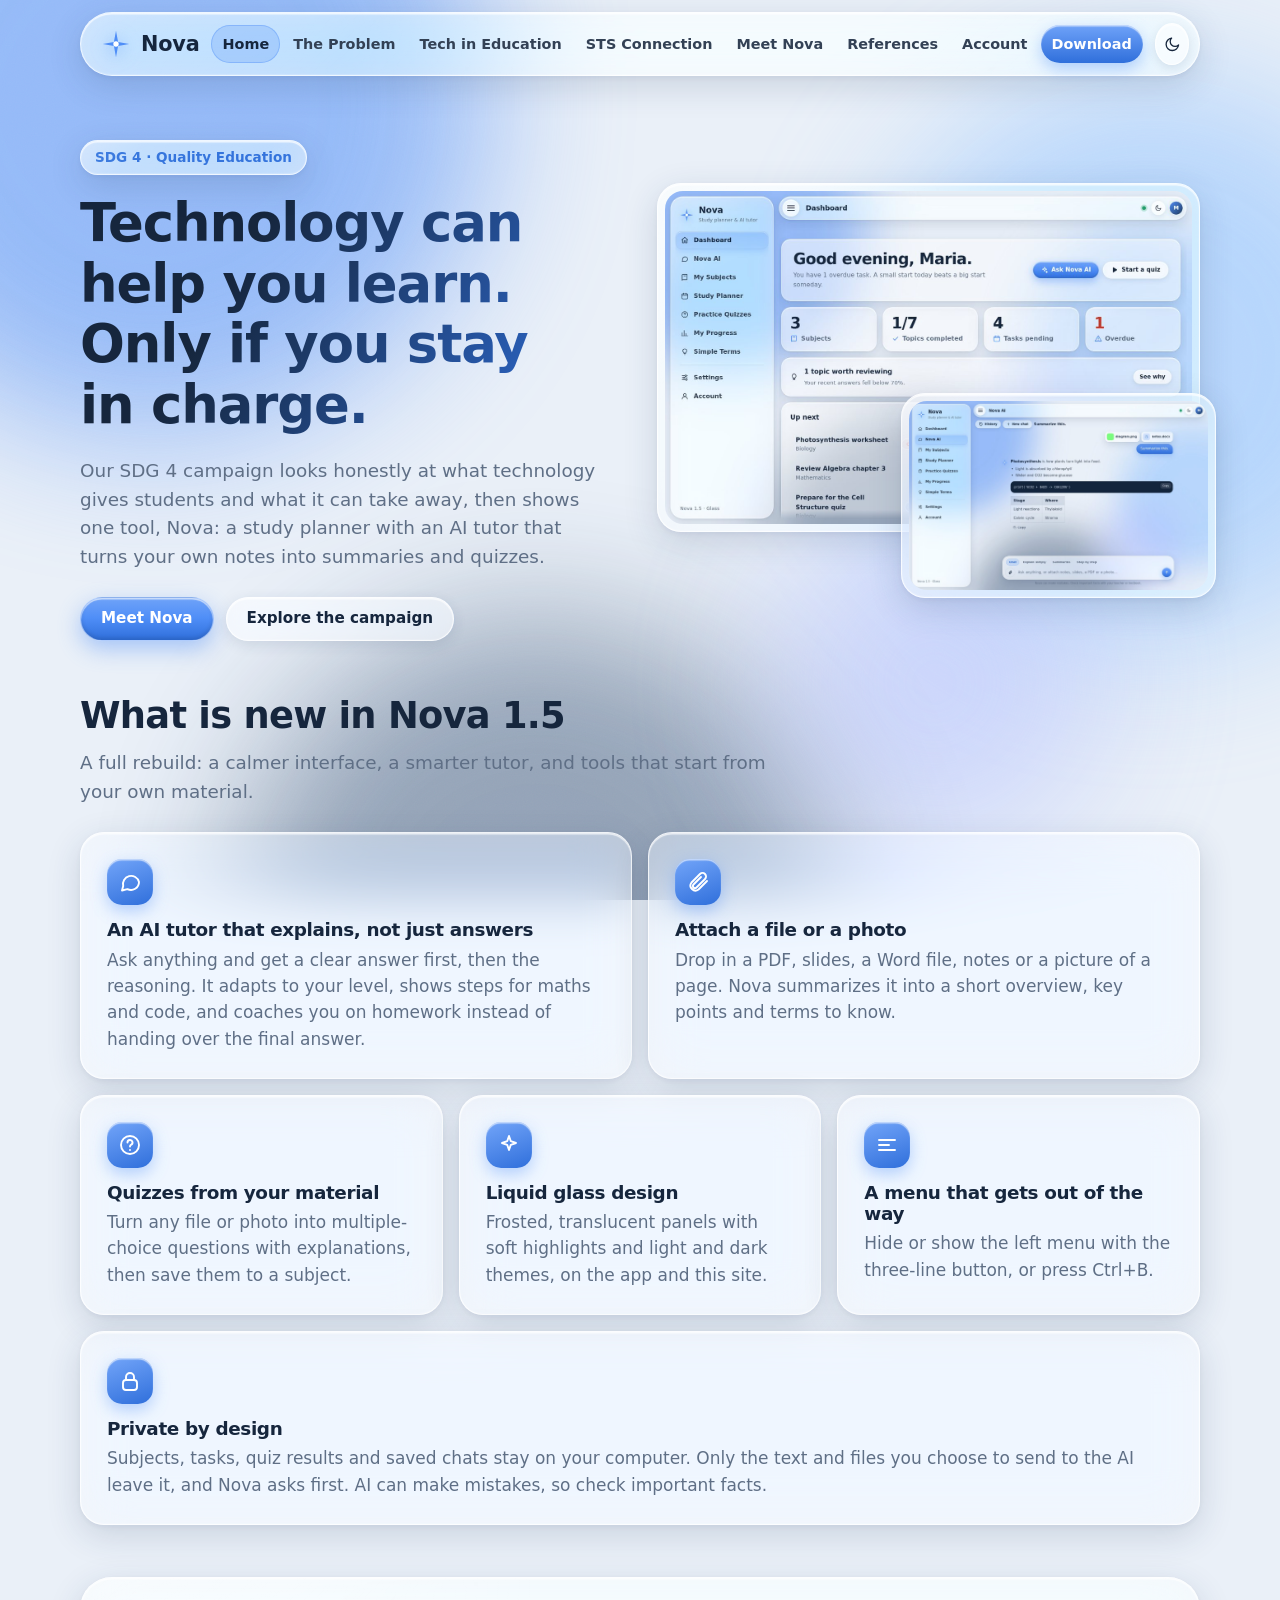
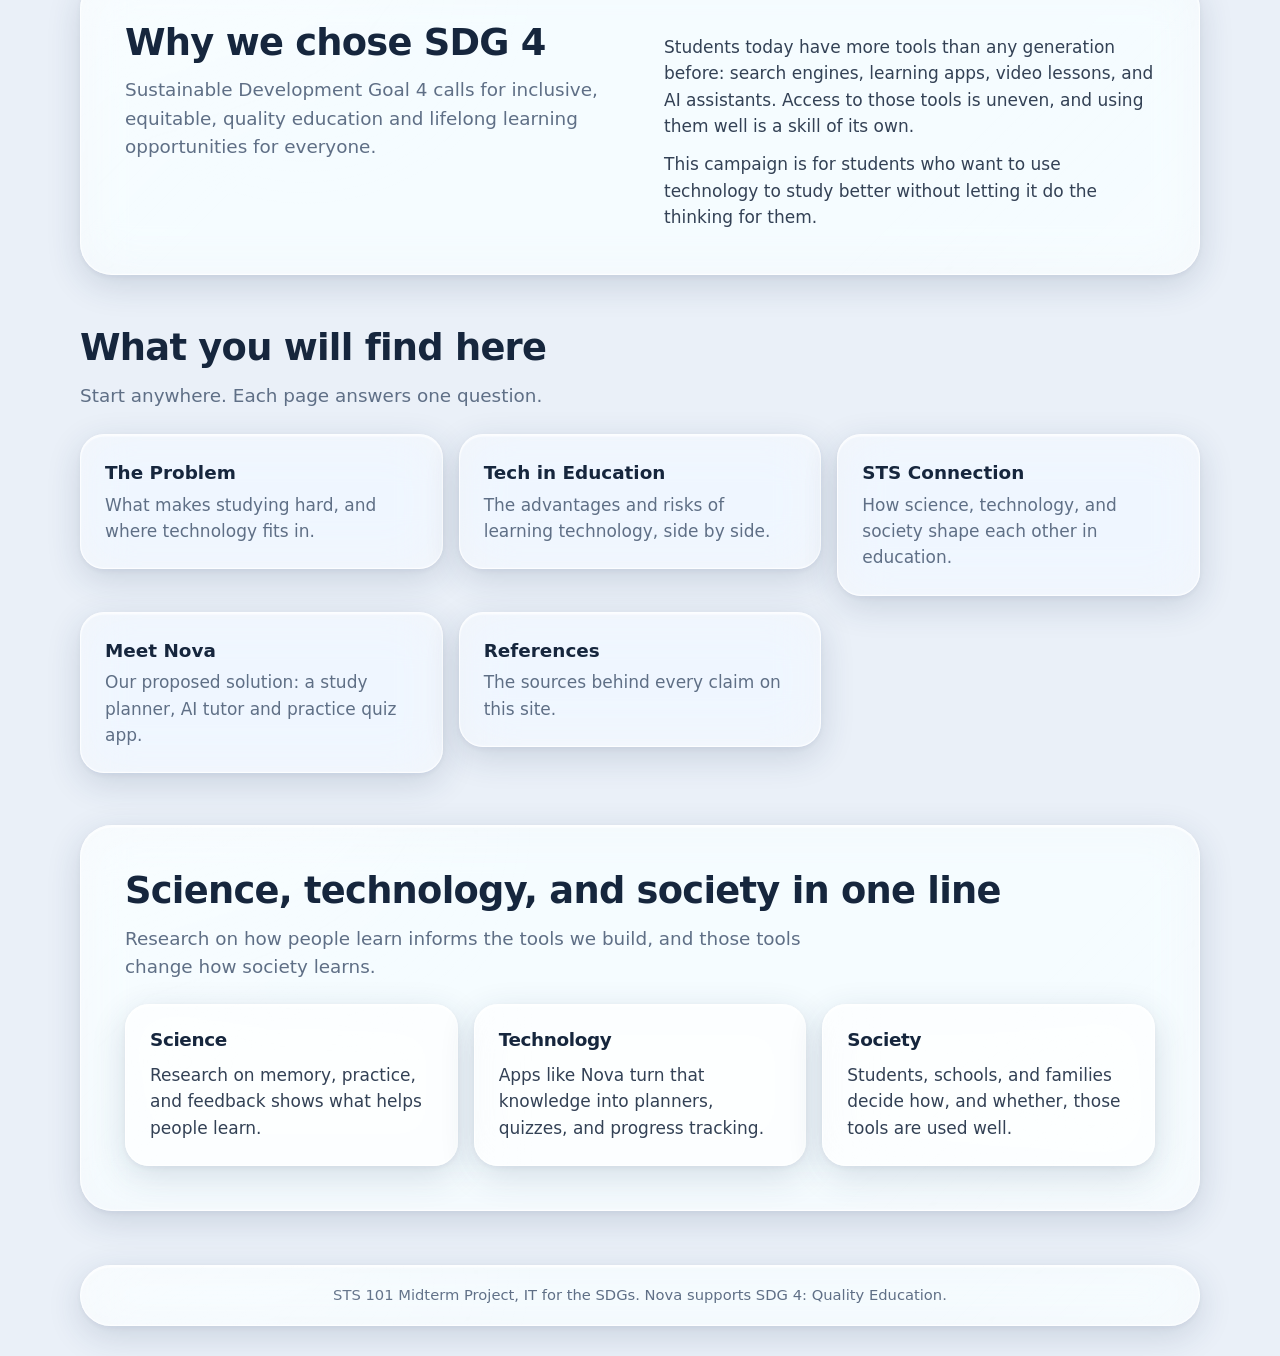
<file: website/index.html>
<!DOCTYPE html>
<html lang="en">
<head>
  <meta charset="UTF-8">
  <meta name="viewport" content="width=device-width, initial-scale=1">
  <title>Nova | Learning with technology, on purpose</title>
  <meta name="description" content="A student campaign for SDG 4: Quality Education, about the benefits and risks of technology in learning.">
  <meta name="theme-color" content="#1E3A5F">
  <link rel="icon" href="data:image/svg+xml,%3Csvg xmlns='http://www.w3.org/2000/svg' viewBox='0 0 100 100'%3E%3Cpath d='M50 6l7 37 37 7-37 7-7 37-7-37-37-7 37-7z' fill='%234F8EF7'/%3E%3C/svg%3E">
  <link rel="stylesheet" href="glass.css">
  <link rel="stylesheet" href="styles.css">
</head>
<body>
  <div class="backdrop" aria-hidden="true"><i></i><i></i><i></i><i></i></div>
  <svg width="0" height="0" style="position:absolute" aria-hidden="true"><filter id="nova-lens" x="0" y="0" width="100%" height="100%" color-interpolation-filters="sRGB"><feTurbulence type="fractalNoise" baseFrequency="0.012 0.02" numOctaves="2" seed="4" result="n"/><feGaussianBlur in="n" stdDeviation="2" result="s"/><feDisplacementMap in="SourceGraphic" in2="s" scale="22" xChannelSelector="R" yChannelSelector="G"/></filter></svg>


  <header class="site-header">
    <nav class="nav glass lens" aria-label="Main">
      <a class="brand" href="index.html"><svg viewBox="0 0 100 100" aria-hidden="true"><path d="M50 6l7 37 37 7-37 7-7 37-7-37-37-7 37-7z"/><circle cx="50" cy="50" r="9" fill="#fff"/></svg>Nova</a>
      <button class="menu-btn" aria-expanded="false" aria-controls="nav-links" type="button"><span class="burger" aria-hidden="true"><i></i><i></i><i></i></span><span class="sr-only">Menu</span></button>
      <ul class="nav-links" id="nav-links">
        <li><a href="index.html">Home</a></li>
        <li><a href="problem.html">The Problem</a></li>
        <li><a href="technology.html">Tech in Education</a></li>
        <li><a href="sts.html">STS Connection</a></li>
        <li><a href="nova.html">Meet Nova</a></li>
        <li><a href="references.html">References</a></li>
        <li><a href="account.html">Account</a></li>
        <li><a class="cta" href="download.html">Download</a></li>
      </ul>
      <button class="theme-btn" type="button" aria-label="Switch light and dark"></button>
    </nav>
  </header>

  <main>
    <section class="hero">
      <div class="container">
        <div>
          <span class="eyebrow glass">SDG 4 · Quality Education</span>
          <h1>Technology can help you learn. Only if you stay in charge.</h1>
          <p class="lead">Our SDG 4 campaign looks honestly at what technology gives students and what it can take away, then shows one tool, Nova: a study planner with an AI tutor that turns your own notes into summaries and quizzes.</p>
          <div class="btn-row"><a class="btn btn-primary" href="nova.html">Meet Nova</a><a class="btn" href="#campaign">Explore the campaign</a></div>
        </div>
        <div class="stack">
          <div class="shot glass "><img src="images/dashboard.jpg" alt="Nova dashboard in the new liquid glass design" width="1280" height="800" loading="lazy"></div>
          <div class="shot glass second"><img src="images/ai-chat.jpg" alt="Nova AI answering a question about photosynthesis" width="1280" height="800" loading="lazy"></div>
        </div>
      </div>
    </section>

    <section class="section">
      <div class="container">
        <h2>What is new in Nova 1.5</h2>
        <p class="lead">A full rebuild: a calmer interface, a smarter tutor, and tools that start from your own material.</p>
        <div class="bento">
          <div class="wide"><span class="ico"><svg viewBox="0 0 24 24" aria-hidden="true"><path d="M21 12a8 8 0 0 1-11.6 7.1L4 20.5l1.2-4.4A8 8 0 1 1 21 12z"/></svg></span><h3>An AI tutor that explains, not just answers</h3><p>Ask anything and get a clear answer first, then the reasoning. It adapts to your level, shows steps for maths and code, and coaches you on homework instead of handing over the final answer.</p></div>
          <div class="wide"><span class="ico"><svg viewBox="0 0 24 24" aria-hidden="true"><path d="M21 11l-8.5 8.5a5 5 0 0 1-7-7L14 4a3.5 3.5 0 0 1 5 5l-8.5 8.5a2 2 0 0 1-3-3L15 7"/></svg></span><h3>Attach a file or a photo</h3><p>Drop in a PDF, slides, a Word file, notes or a picture of a page. Nova summarizes it into a short overview, key points and terms to know.</p></div>
          <div><span class="ico"><svg viewBox="0 0 24 24" aria-hidden="true"><circle cx="12" cy="12" r="9"/><path d="M9.5 9.5a2.5 2.5 0 1 1 3.5 2.3c-.7.4-1 1-1 1.7M12 17h.01"/></svg></span><h3>Quizzes from your material</h3><p>Turn any file or photo into multiple-choice questions with explanations, then save them to a subject.</p></div>
          <div><span class="ico"><svg viewBox="0 0 24 24" aria-hidden="true"><path d="M12 3l1.8 5.2L19 10l-5.2 1.8L12 17l-1.8-5.2L5 10l5.2-1.8z"/></svg></span><h3>Liquid glass design</h3><p>Frosted, translucent panels with soft highlights and light and dark themes, on the app and this site.</p></div>
          <div><span class="ico"><svg viewBox="0 0 24 24" aria-hidden="true"><path d="M4 7h16M4 12h10M4 17h16"/></svg></span><h3>A menu that gets out of the way</h3><p>Hide or show the left menu with the three-line button, or press Ctrl+B.</p></div>
          <div class="full"><span class="ico"><svg viewBox="0 0 24 24" aria-hidden="true"><rect x="5" y="11" width="14" height="10" rx="3"/><path d="M8 11V8a4 4 0 0 1 8 0v3"/></svg></span><h3>Private by design</h3><p>Subjects, tasks, quiz results and saved chats stay on your computer. Only the text and files you choose to send to the AI leave it, and Nova asks first. AI can make mistakes, so check important facts.</p></div>
        </div>
      </div>
    </section>

    <section class="section white">
      <div class="container two-col slab glass">
        <div>
          <h2>Why we chose SDG 4</h2>
          <p class="lead">Sustainable Development Goal 4 calls for inclusive, equitable, quality education and lifelong learning opportunities for everyone.</p>
        </div>
        <div>
          <p>Students today have more tools than any generation before: search engines, learning apps, video lessons, and AI assistants. Access to those tools is uneven, and using them well is a skill of its own.</p>
          <p>This campaign is for students who want to use technology to study better without letting it do the thinking for them.</p>
        </div>
      </div>
    </section>

    <section class="section" id="campaign">
      <div class="container">
        <h2>What you will find here</h2>
        <p class="lead">Start anywhere. Each page answers one question.</p>
        <ul class="guide-list">
          <li><a href="problem.html"><strong>The Problem</strong><span>What makes studying hard, and where technology fits in.</span></a></li>
          <li><a href="technology.html"><strong>Tech in Education</strong><span>The advantages and risks of learning technology, side by side.</span></a></li>
          <li><a href="sts.html"><strong>STS Connection</strong><span>How science, technology, and society shape each other in education.</span></a></li>
          <li><a href="nova.html"><strong>Meet Nova</strong><span>Our proposed solution: a study planner, AI tutor and practice quiz app.</span></a></li>
          <li><a href="references.html"><strong>References</strong><span>The sources behind every claim on this site.</span></a></li>
        </ul>
      </div>
    </section>

    <section class="section white">
      <div class="container slab glass">
        <h2>Science, technology, and society in one line</h2>
        <p class="lead">Research on how people learn informs the tools we build, and those tools change how society learns.</p>
        <div class="sts">
          <div><h3>Science</h3><p>Research on memory, practice, and feedback shows what helps people learn.</p></div>
          <div><h3>Technology</h3><p>Apps like Nova turn that knowledge into planners, quizzes, and progress tracking.</p></div>
          <div><h3>Society</h3><p>Students, schools, and families decide how, and whether, those tools are used well.</p></div>
        </div>
      </div>
    </section>
  </main>

  <footer class="site-footer"><div class="container glass">STS 101 Midterm Project, IT for the SDGs. Nova supports SDG 4: Quality Education.</div></footer>

  <script src="main.js"></script>
</body>
</html>
</file>
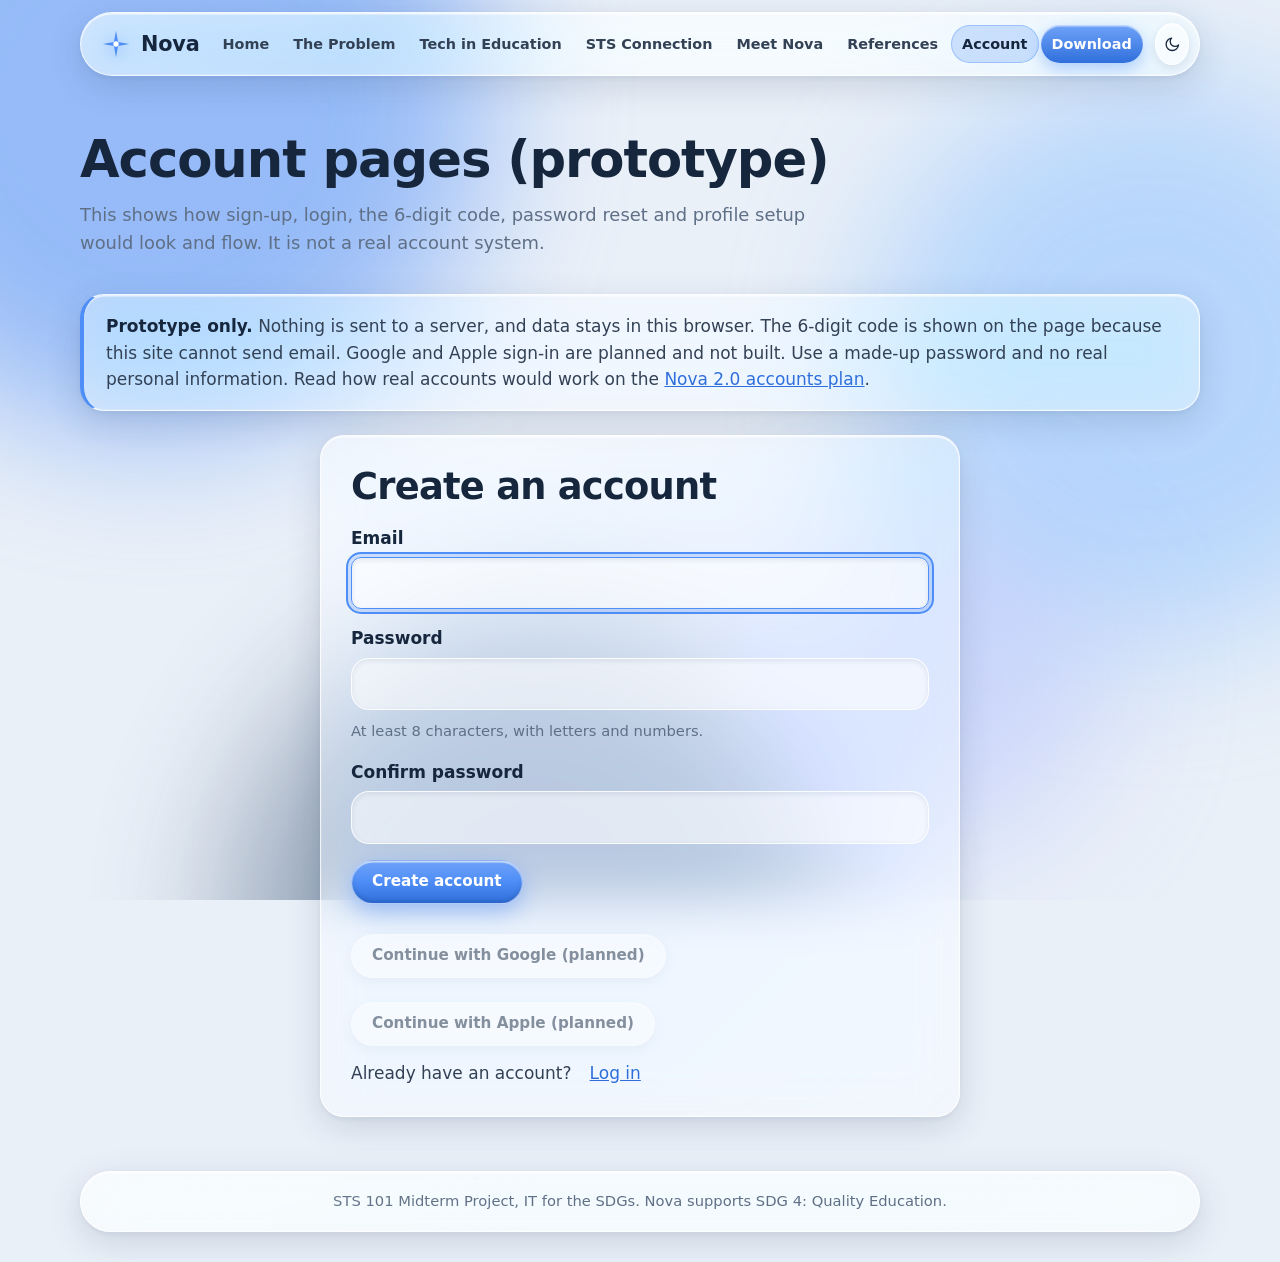
<file: website/account.html>
<!DOCTYPE html>
<html lang="en">
<head>
  <meta charset="UTF-8">
  <meta name="viewport" content="width=device-width, initial-scale=1">
  <title>Account (prototype) | Nova</title>
  <meta name="theme-color" content="#1E3A5F">
  <link rel="icon" href="data:image/svg+xml,%3Csvg xmlns='http://www.w3.org/2000/svg' viewBox='0 0 100 100'%3E%3Cpath d='M50 6l7 37 37 7-37 7-7 37-7-37-37-7 37-7z' fill='%234F8EF7'/%3E%3C/svg%3E">
  <link rel="stylesheet" href="glass.css">
  <link rel="stylesheet" href="styles.css">
</head>
<body>
  <div class="backdrop" aria-hidden="true"><i></i><i></i><i></i><i></i></div>
  <svg width="0" height="0" style="position:absolute" aria-hidden="true"><filter id="nova-lens" x="0" y="0" width="100%" height="100%" color-interpolation-filters="sRGB"><feTurbulence type="fractalNoise" baseFrequency="0.012 0.02" numOctaves="2" seed="4" result="n"/><feGaussianBlur in="n" stdDeviation="2" result="s"/><feDisplacementMap in="SourceGraphic" in2="s" scale="22" xChannelSelector="R" yChannelSelector="G"/></filter></svg>

  <header class="site-header">
    <nav class="nav glass lens" aria-label="Main">
      <a class="brand" href="index.html"><svg viewBox="0 0 100 100" aria-hidden="true"><path d="M50 6l7 37 37 7-37 7-7 37-7-37-37-7 37-7z"/><circle cx="50" cy="50" r="9" fill="#fff"/></svg>Nova</a>
      <button class="menu-btn" aria-expanded="false" aria-controls="nav-links" type="button"><span class="burger" aria-hidden="true"><i></i><i></i><i></i></span><span class="sr-only">Menu</span></button>
      <ul class="nav-links" id="nav-links">
        <li><a href="index.html">Home</a></li>
        <li><a href="problem.html">The Problem</a></li>
        <li><a href="technology.html">Tech in Education</a></li>
        <li><a href="sts.html">STS Connection</a></li>
        <li><a href="nova.html">Meet Nova</a></li>
        <li><a href="references.html">References</a></li>
        <li><a href="account.html">Account</a></li>
        <li><a class="cta" href="download.html">Download</a></li>
      </ul>
      <button class="theme-btn" type="button" aria-label="Switch light and dark"></button>
    </nav>
  </header>

  <main>
    <section class="page-head">
      <div class="container">
        <h1>Account pages (prototype)</h1>
        <p>This shows how sign-up, login, the 6-digit code, password reset and profile setup would look and flow. It is not a real account system.</p>
      </div>
    </section>

    <section class="section">
      <div class="container">
        <div class="note" style="margin:0 auto 24px">
          <strong>Prototype only.</strong> Nothing is sent to a server, and data stays in this browser. The 6-digit code is shown on the page because this site cannot send email. Google and Apple sign-in are planned and not built. Use a made-up password and no real personal information. Read how real accounts would work on the <a href="accounts-plan.html">Nova 2.0 accounts plan</a>.
        </div>

        <div class="card glass">
          <p class="msg" id="msg" role="alert" aria-live="polite" hidden></p>
          <p class="inbox" id="inbox" hidden></p>

          <div id="view-signup">
            <h2>Create an account</h2>
            <form id="form-signup" novalidate>
              <label for="su-email">Email</label><input id="su-email" type="email" autocomplete="email" maxlength="120">
              <label for="su-pass">Password</label><input id="su-pass" type="password" autocomplete="new-password" maxlength="100">
              <p class="hint">At least 8 characters, with letters and numbers.</p>
              <label for="su-pass2">Confirm password</label><input id="su-pass2" type="password" autocomplete="new-password" maxlength="100">
              <button class="btn btn-primary" type="submit">Create account</button>
            </form>
            <div class="row"><button class="btn btn-outline" type="button" disabled>Continue with Google (planned)</button><button class="btn btn-outline" type="button" disabled>Continue with Apple (planned)</button></div>
            <p class="row">Already have an account? <button class="linkish" type="button" data-go="login">Log in</button></p>
          </div>

          <div id="view-verify" hidden>
            <h2>Enter your 6-digit code</h2>
            <form id="form-verify" novalidate>
              <label for="ver-code">Code</label><input id="ver-code" inputmode="numeric" autocomplete="one-time-code" maxlength="6">
              <p class="hint">The code expires after 10 minutes, and 5 wrong tries are allowed.</p>
              <button class="btn btn-primary" type="submit">Verify</button>
              <button class="btn btn-outline" type="button" id="resend">Send a new code</button>
            </form>
          </div>

          <div id="view-login" hidden>
            <h2>Log in</h2>
            <form id="form-login" novalidate>
              <label for="li-email">Email</label><input id="li-email" type="email" autocomplete="email" maxlength="120">
              <label for="li-pass">Password</label><input id="li-pass" type="password" autocomplete="current-password" maxlength="100">
              <button class="btn btn-primary" type="submit">Log in</button>
            </form>
            <div class="row"><button class="btn btn-outline" type="button" disabled>Continue with Google (planned)</button><button class="btn btn-outline" type="button" disabled>Continue with Apple (planned)</button></div>
            <p class="row"><button class="linkish" type="button" data-go="forgot">Forgot password?</button><button class="linkish" type="button" data-go="signup">Create an account</button></p>
          </div>

          <div id="view-forgot" hidden>
            <h2>Reset your password</h2>
            <form id="form-forgot" novalidate>
              <label for="fg-email">Email</label><input id="fg-email" type="email" autocomplete="email" maxlength="120">
              <button class="btn btn-primary" type="submit">Send reset code</button>
            </form>
            <p class="row"><button class="linkish" type="button" data-go="login">Back to log in</button></p>
          </div>

          <div id="view-reset" hidden>
            <h2>Choose a new password</h2>
            <form id="form-reset" novalidate>
              <label for="rs-code">6-digit code</label><input id="rs-code" inputmode="numeric" autocomplete="one-time-code" maxlength="6">
              <label for="rs-pass">New password</label><input id="rs-pass" type="password" autocomplete="new-password" maxlength="100">
              <button class="btn btn-primary" type="submit">Change password</button>
              <button class="btn btn-outline" type="button" id="resend-reset">Send a new code</button>
            </form>
          </div>

          <div id="view-profile" hidden>
            <h2>Tell us about yourself</h2>
            <p class="hint">We only ask what Nova needs. We do not ask for your age or birthday.</p>
            <form id="form-profile" novalidate>
              <label for="pf-name">Full name</label><input id="pf-name" autocomplete="name" maxlength="80">
              <label for="role">I am a</label>
              <select id="role"><option value="">Choose one</option><option>Student</option><option>Teacher</option><option>Other user</option></select>
              <div data-role="Student" hidden>
                <label for="level">Education level</label>
                <select id="level"><option value="">Choose one</option><option>Senior high school</option><option>College</option></select>
                <div data-level="Senior high school" hidden>
                  <label for="strand">Strand</label>
                  <select id="strand"><option value="">Choose one</option><option>STEM</option><option>ABM</option><option>HUMSS</option><option>GAS</option><option>TVL</option><option>Other</option></select>
                  <label for="grade">Grade level</label>
                  <select id="grade"><option value="">Choose one</option><option>Grade 11</option><option>Grade 12</option></select>
                </div>
                <div data-level="College" hidden>
                  <label for="course">Course or program</label><input id="course" placeholder="For example, BSIT" maxlength="80">
                  <label for="year">Year level</label>
                  <select id="year"><option value="">Choose one</option><option>1st year</option><option>2nd year</option><option>3rd year</option><option>4th year</option><option>5th year or higher</option></select>
                  <label for="major">Major (only if you have one)</label><input id="major" maxlength="80">
                </div>
              </div>
              <div data-role="Teacher" hidden>
                <label for="subjects">Subjects you teach</label><input id="subjects" maxlength="120">
                <label for="taught">Level you teach</label>
                <select id="taught"><option value="">Choose one</option><option>Senior high school</option><option>College</option><option>Both</option></select>
              </div>
              <label for="gender">Gender (optional)</label>
              <select id="gender"><option>Prefer not to say</option><option>Female</option><option>Male</option><option>Non-binary</option><option>Other</option></select>
              <button class="btn btn-primary" type="submit">Save profile</button>
            </form>
          </div>

          <div id="view-account" hidden>
            <h2>Your account</h2>
            <dl id="summary"></dl>
            <div class="row">
              <button class="btn btn-outline" type="button" id="edit-profile">Edit profile</button>
              <button class="btn btn-outline" type="button" id="logout">Log out</button>
              <button class="linkish" type="button" id="delete-account">Delete this prototype account</button>
            </div>
          </div>
        </div>
      </div>
    </section>
  </main>

  <footer class="site-footer"><div class="container glass">STS 101 Midterm Project, IT for the SDGs. Nova supports SDG 4: Quality Education.</div></footer>
  <script src="main.js"></script>
  <script src="account.js"></script>
</body>
</html>
</file>
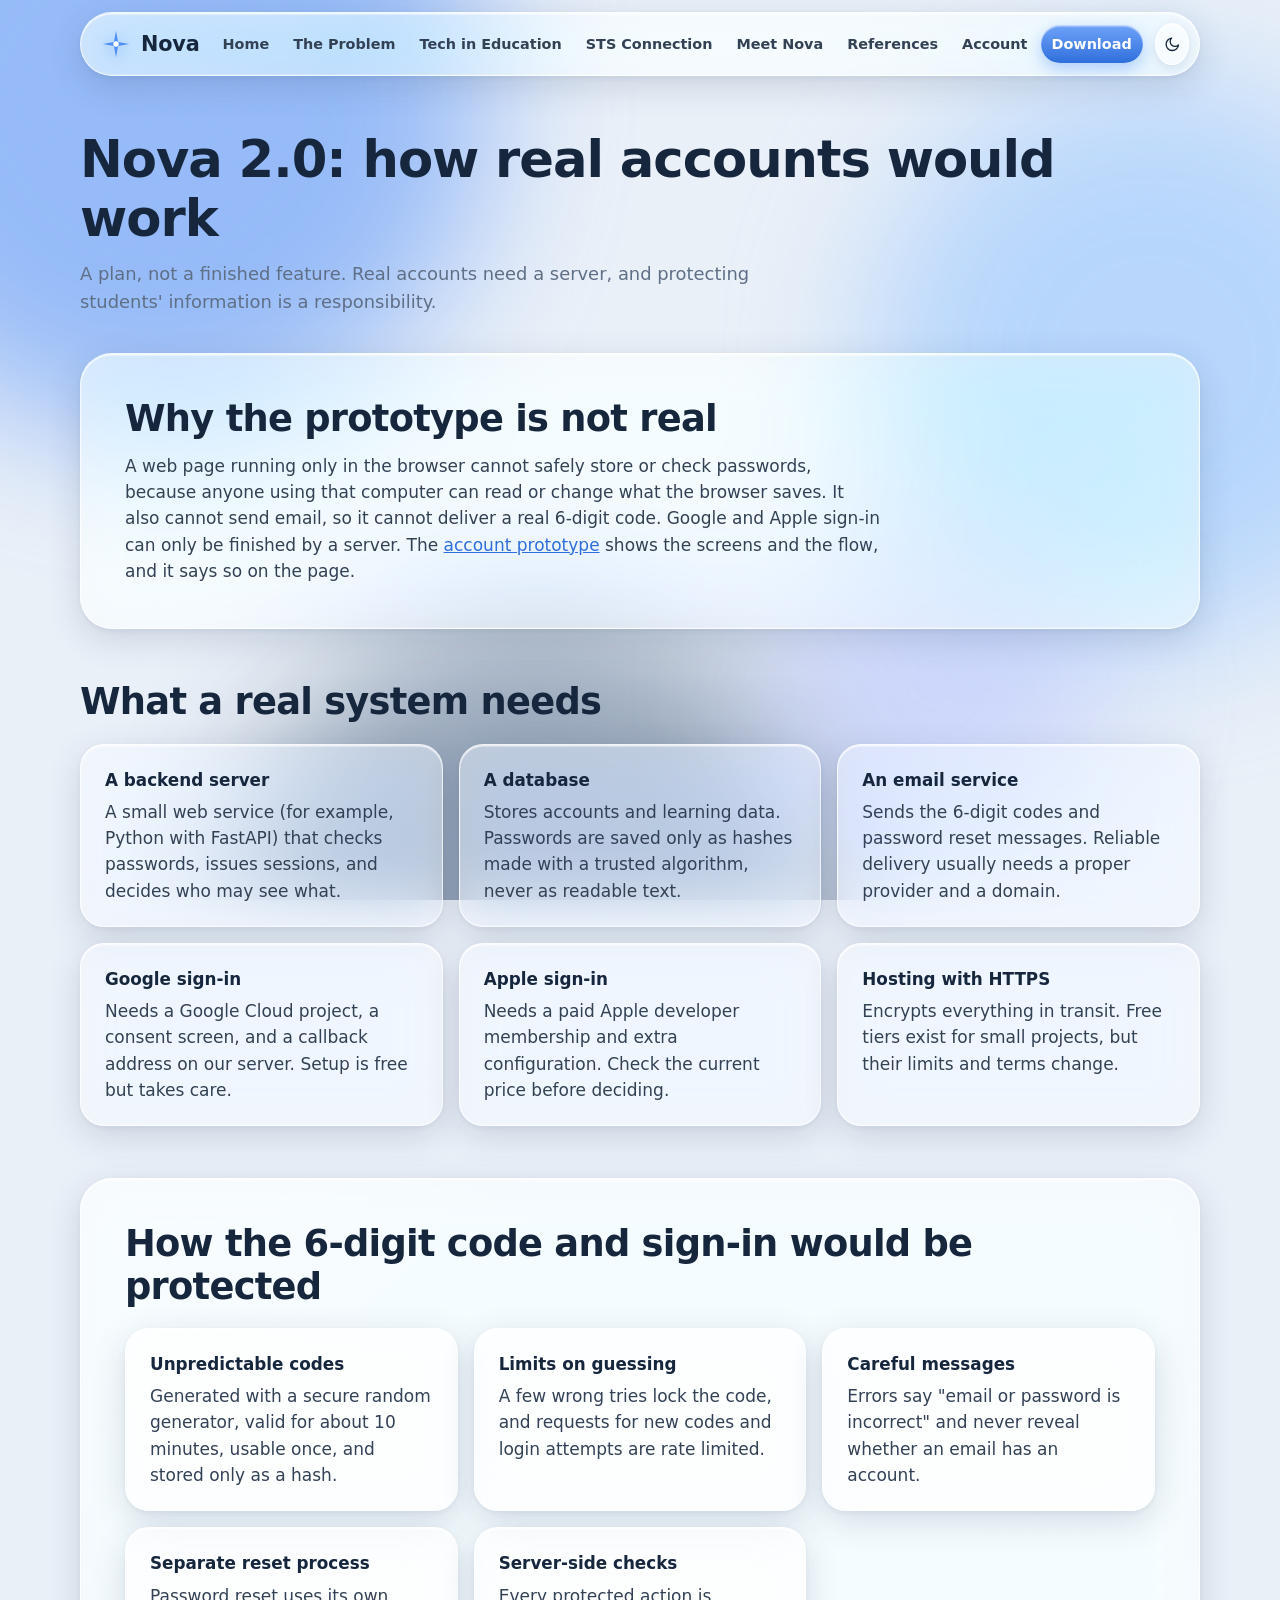
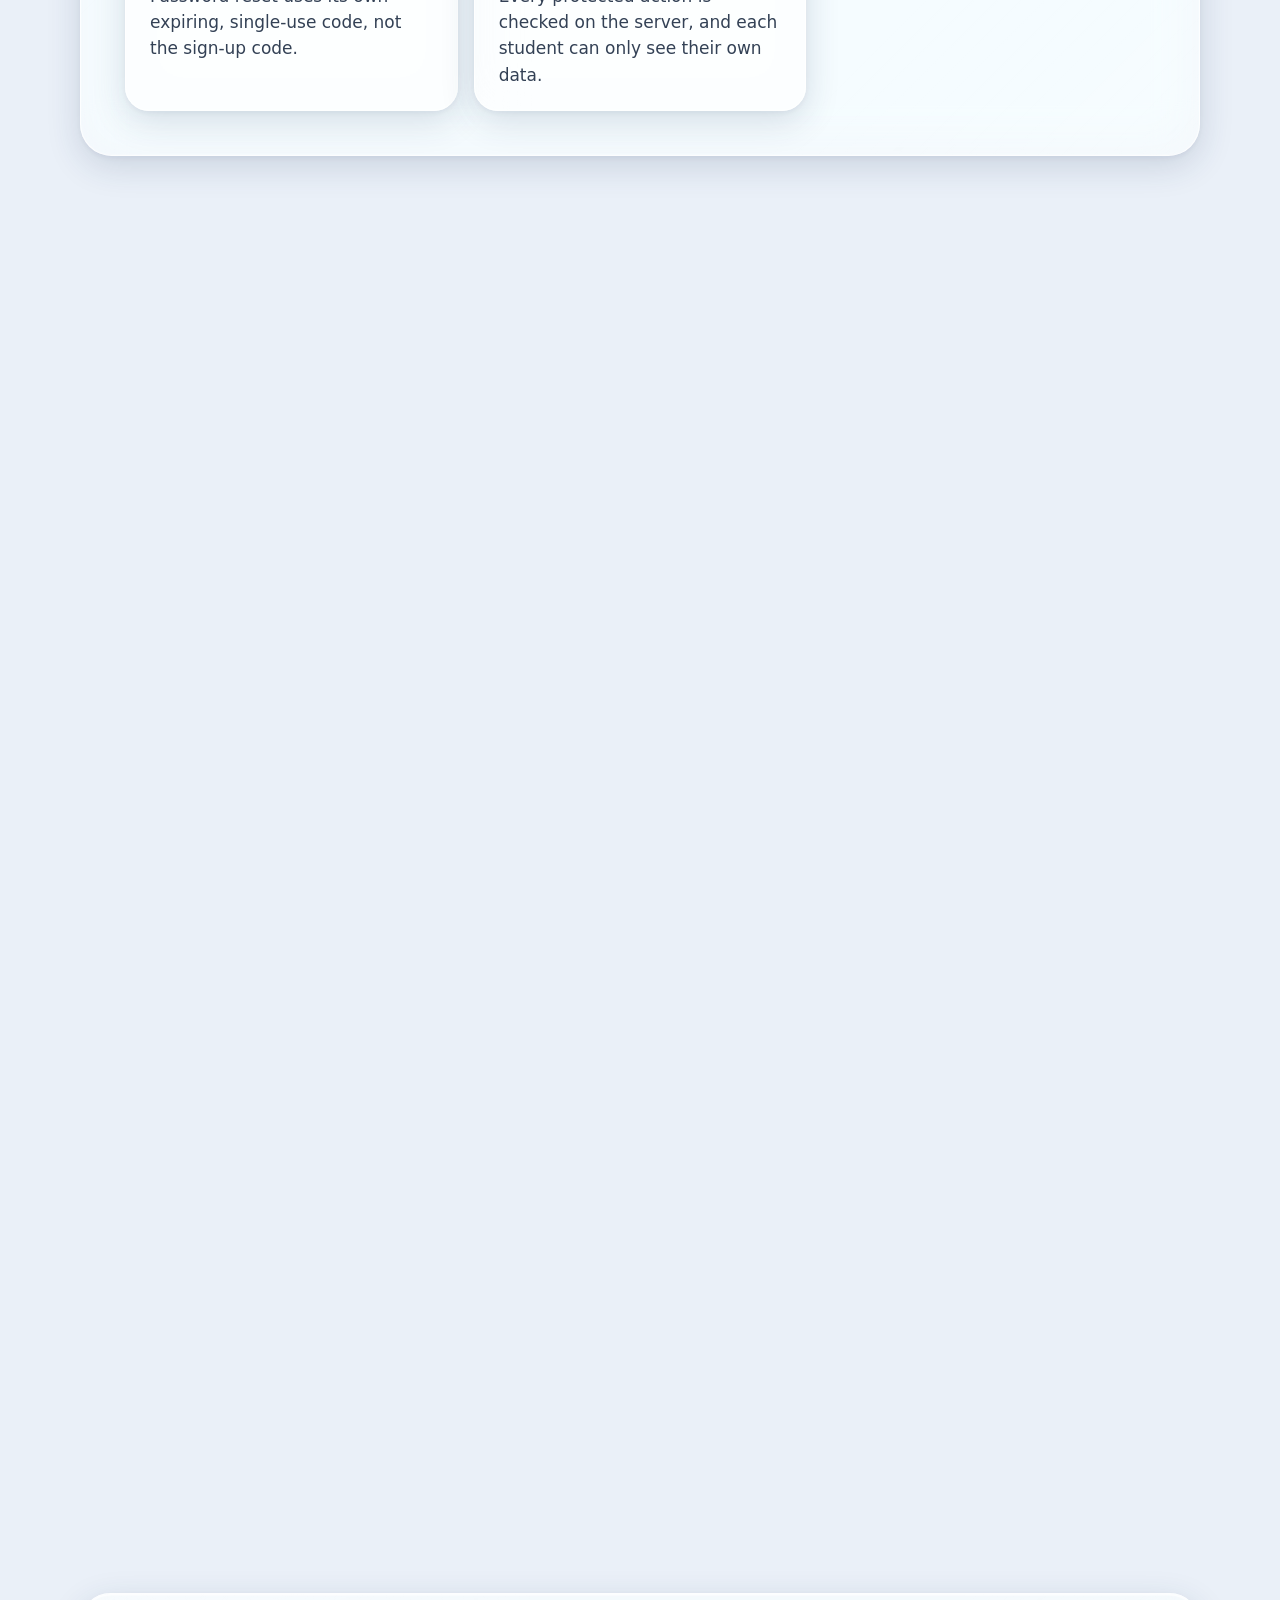
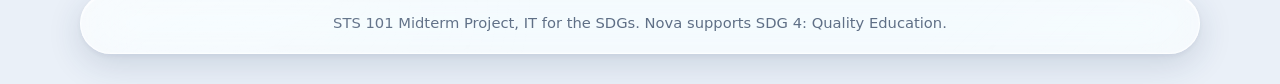
<file: website/accounts-plan.html>
<!DOCTYPE html>
<html lang="en">
<head>
  <meta charset="UTF-8">
  <meta name="viewport" content="width=device-width, initial-scale=1">
  <title>Nova 2.0: accounts plan | Nova</title>
  <meta name="theme-color" content="#1E3A5F">
  <link rel="icon" href="data:image/svg+xml,%3Csvg xmlns='http://www.w3.org/2000/svg' viewBox='0 0 100 100'%3E%3Cpath d='M50 6l7 37 37 7-37 7-7 37-7-37-37-7 37-7z' fill='%234F8EF7'/%3E%3C/svg%3E">
  <link rel="stylesheet" href="glass.css">
  <link rel="stylesheet" href="styles.css">
</head>
<body>
  <div class="backdrop" aria-hidden="true"><i></i><i></i><i></i><i></i></div>
  <svg width="0" height="0" style="position:absolute" aria-hidden="true"><filter id="nova-lens" x="0" y="0" width="100%" height="100%" color-interpolation-filters="sRGB"><feTurbulence type="fractalNoise" baseFrequency="0.012 0.02" numOctaves="2" seed="4" result="n"/><feGaussianBlur in="n" stdDeviation="2" result="s"/><feDisplacementMap in="SourceGraphic" in2="s" scale="22" xChannelSelector="R" yChannelSelector="G"/></filter></svg>

  <header class="site-header">
    <nav class="nav glass lens" aria-label="Main">
      <a class="brand" href="index.html"><svg viewBox="0 0 100 100" aria-hidden="true"><path d="M50 6l7 37 37 7-37 7-7 37-7-37-37-7 37-7z"/><circle cx="50" cy="50" r="9" fill="#fff"/></svg>Nova</a>
      <button class="menu-btn" aria-expanded="false" aria-controls="nav-links" type="button"><span class="burger" aria-hidden="true"><i></i><i></i><i></i></span><span class="sr-only">Menu</span></button>
      <ul class="nav-links" id="nav-links">
        <li><a href="index.html">Home</a></li>
        <li><a href="problem.html">The Problem</a></li>
        <li><a href="technology.html">Tech in Education</a></li>
        <li><a href="sts.html">STS Connection</a></li>
        <li><a href="nova.html">Meet Nova</a></li>
        <li><a href="references.html">References</a></li>
        <li><a href="account.html">Account</a></li>
        <li><a class="cta" href="download.html">Download</a></li>
      </ul>
      <button class="theme-btn" type="button" aria-label="Switch light and dark"></button>
    </nav>
  </header>

  <main>
    <section class="page-head">
      <div class="container">
        <h1>Nova 2.0: how real accounts would work</h1>
        <p>A plan, not a finished feature. Real accounts need a server, and protecting students' information is a responsibility.</p>
      </div>
    </section>

    <section class="section white">
      <div class="container slab glass">
        <h2>Why the prototype is not real</h2>
        <div class="prose">
          <p>A web page running only in the browser cannot safely store or check passwords, because anyone using that computer can read or change what the browser saves. It also cannot send email, so it cannot deliver a real 6-digit code. Google and Apple sign-in can only be finished by a server. The <a href="account.html">account prototype</a> shows the screens and the flow, and it says so on the page.</p>
        </div>
      </div>
    </section>

    <section class="section">
      <div class="container">
        <h2>What a real system needs</h2>
        <ul class="point-list" style="margin-top:20px">
          <li><strong>A backend server</strong>A small web service (for example, Python with FastAPI) that checks passwords, issues sessions, and decides who may see what.</li>
          <li><strong>A database</strong>Stores accounts and learning data. Passwords are saved only as hashes made with a trusted algorithm, never as readable text.</li>
          <li><strong>An email service</strong>Sends the 6-digit codes and password reset messages. Reliable delivery usually needs a proper provider and a domain.</li>
          <li><strong>Google sign-in</strong>Needs a Google Cloud project, a consent screen, and a callback address on our server. Setup is free but takes care.</li>
          <li><strong>Apple sign-in</strong>Needs a paid Apple developer membership and extra configuration. Check the current price before deciding.</li>
          <li><strong>Hosting with HTTPS</strong>Encrypts everything in transit. Free tiers exist for small projects, but their limits and terms change.</li>
        </ul>
      </div>
    </section>

    <section class="section white">
      <div class="container slab glass">
        <h2>How the 6-digit code and sign-in would be protected</h2>
        <ul class="point-list" style="margin-top:20px">
          <li><strong>Unpredictable codes</strong>Generated with a secure random generator, valid for about 10 minutes, usable once, and stored only as a hash.</li>
          <li><strong>Limits on guessing</strong>A few wrong tries lock the code, and requests for new codes and login attempts are rate limited.</li>
          <li><strong>Careful messages</strong>Errors say "email or password is incorrect" and never reveal whether an email has an account.</li>
          <li><strong>Separate reset process</strong>Password reset uses its own expiring, single-use code, not the sign-up code.</li>
          <li><strong>Server-side checks</strong>Every protected action is checked on the server, and each student can only see their own data.</li>
        </ul>
      </div>
    </section>

    <section class="section">
      <div class="container">
        <h2>What information we would ask for, and why</h2>
        <ul class="point-list" style="margin-top:20px">
          <li><strong>Email and password (required)</strong>To log in and to send codes.</li>
          <li><strong>Full name and role (required)</strong>To greet the user and to show the right profile questions for students, teachers, or other users.</li>
          <li><strong>Education details (students and teachers only)</strong>Level, strand or course, and year for students; subjects and level for teachers. Used to tailor Nova, and never required of everyone.</li>
          <li><strong>Gender (optional)</strong>Not needed for any Nova feature, so we would leave it optional with a "prefer not to say" choice, or leave it out.</li>
          <li><strong>Age and birthday (not collected)</strong>Nova does not need them, and a birthday already reveals age. Collecting less data means less to protect.</li>
        </ul>
        <div class="note">
          <strong>Before collecting real data.</strong> Philippine privacy law (the Data Privacy Act of 2012) may apply once real personal information is collected, and extra care is needed for students under 18. Ask your instructor or school first.
        </div>
      </div>
    </section>

    <section class="section white">
      <div class="container slab glass">
        <h2>Suggested build order</h2>
        <ol class="refs">
          <li>Backend skeleton and database for accounts.</li>
          <li>Sign-up and login with server-side password hashing.</li>
          <li>Email 6-digit verification.</li>
          <li>Password reset.</li>
          <li>Profile setup.</li>
          <li>Google sign-in, then Apple sign-in.</li>
          <li>Connect the Nova desktop app to the same accounts.</li>
        </ol>
        <p class="lead" style="margin-top:20px"><strong>Status:</strong> not built. Only the screens exist, in the <a href="account.html">prototype</a>.</p>
      </div>
    </section>
  </main>

  <footer class="site-footer"><div class="container glass">STS 101 Midterm Project, IT for the SDGs. Nova supports SDG 4: Quality Education.</div></footer>
  <script src="main.js"></script>
</body>
</html>
</file>
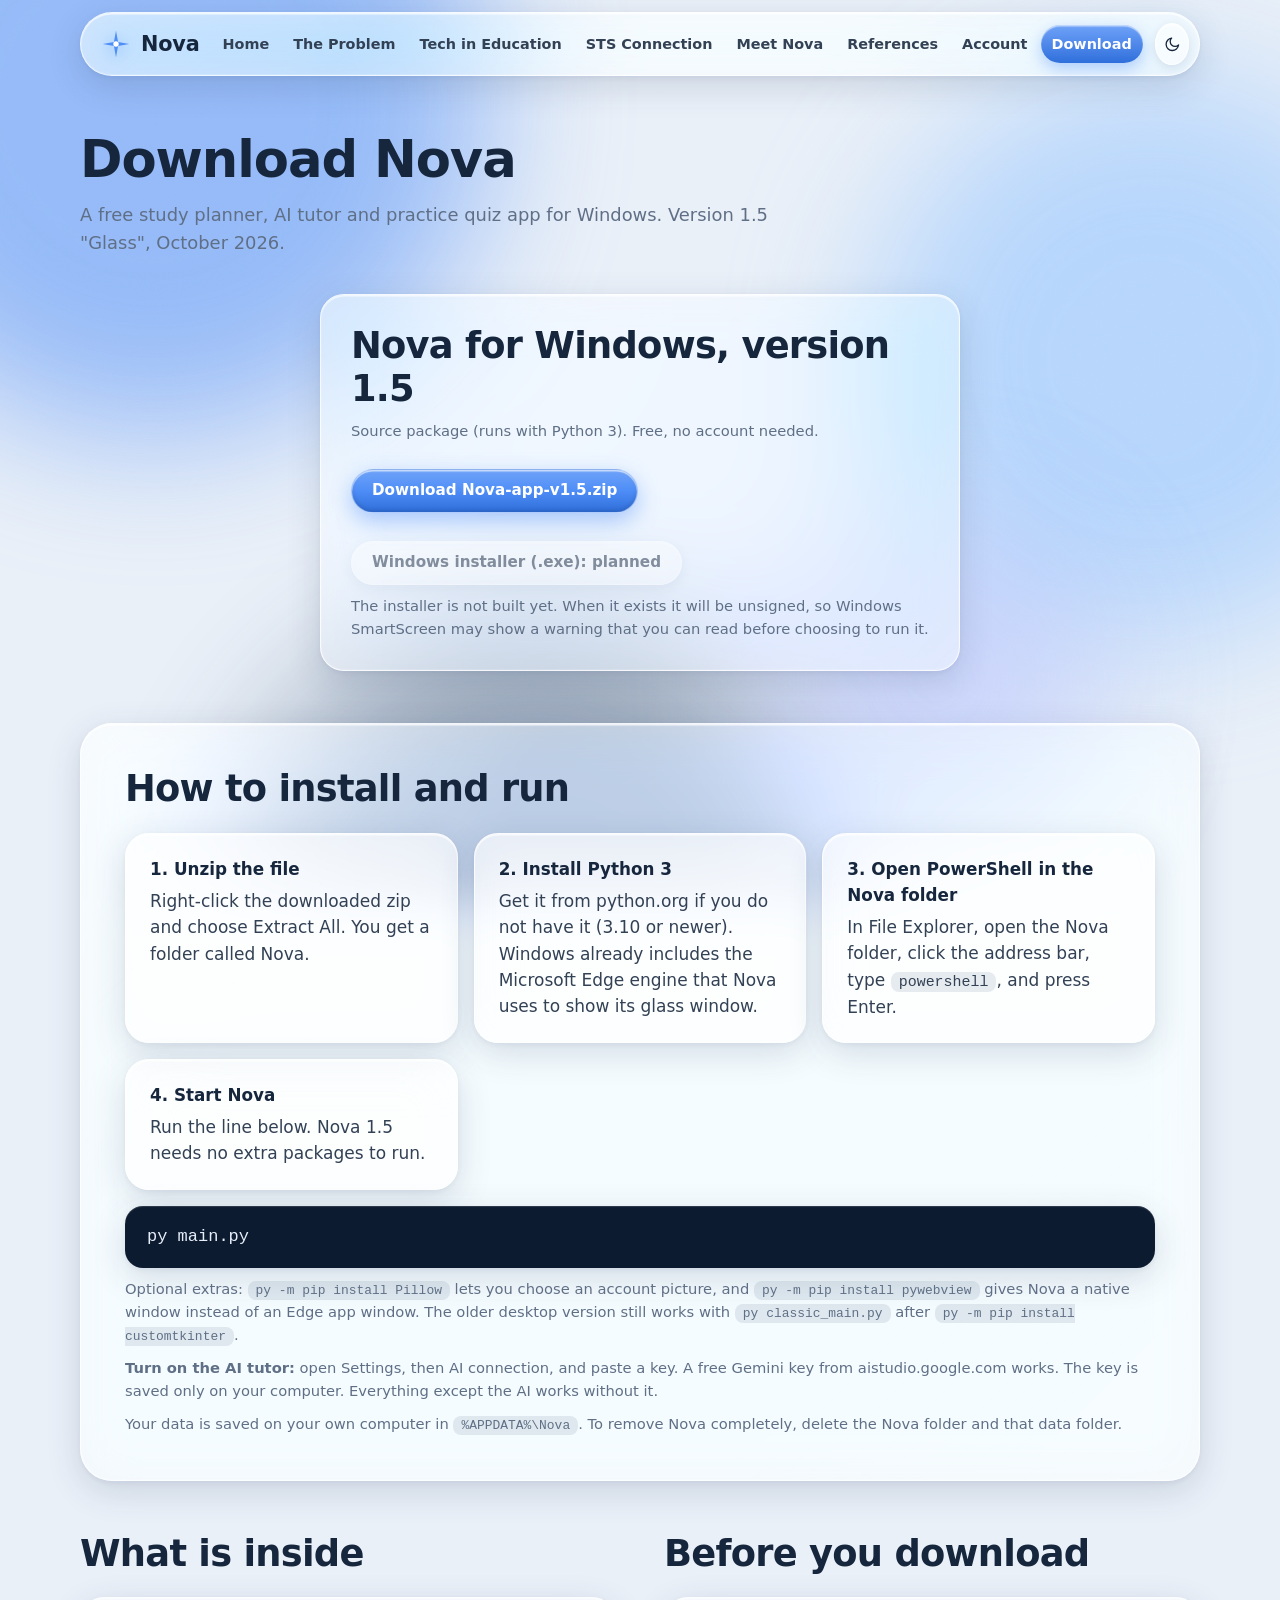
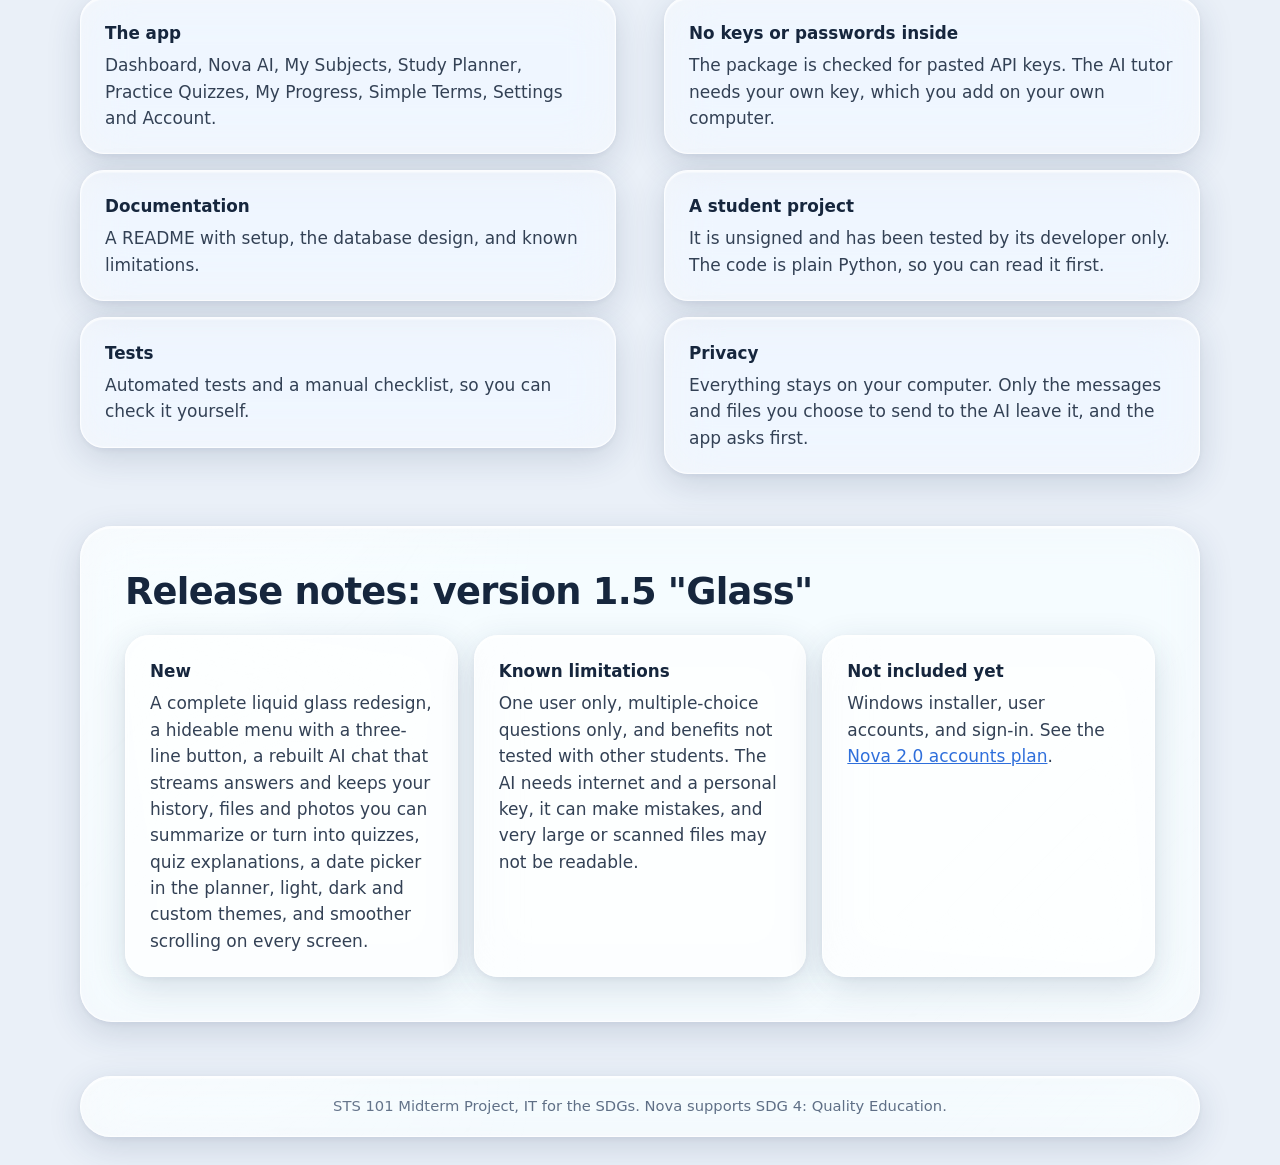
<file: website/download.html>
<!DOCTYPE html>
<html lang="en">
<head>
  <meta charset="UTF-8">
  <meta name="viewport" content="width=device-width, initial-scale=1">
  <title>Download Nova | Nova</title>
  <meta name="theme-color" content="#1E3A5F">
  <link rel="icon" href="data:image/svg+xml,%3Csvg xmlns='http://www.w3.org/2000/svg' viewBox='0 0 100 100'%3E%3Cpath d='M50 6l7 37 37 7-37 7-7 37-7-37-37-7 37-7z' fill='%234F8EF7'/%3E%3C/svg%3E">
  <link rel="stylesheet" href="glass.css">
  <link rel="stylesheet" href="styles.css">
</head>
<body>
  <div class="backdrop" aria-hidden="true"><i></i><i></i><i></i><i></i></div>
  <svg width="0" height="0" style="position:absolute" aria-hidden="true"><filter id="nova-lens" x="0" y="0" width="100%" height="100%" color-interpolation-filters="sRGB"><feTurbulence type="fractalNoise" baseFrequency="0.012 0.02" numOctaves="2" seed="4" result="n"/><feGaussianBlur in="n" stdDeviation="2" result="s"/><feDisplacementMap in="SourceGraphic" in2="s" scale="22" xChannelSelector="R" yChannelSelector="G"/></filter></svg>

  <header class="site-header">
    <nav class="nav glass lens" aria-label="Main">
      <a class="brand" href="index.html"><svg viewBox="0 0 100 100" aria-hidden="true"><path d="M50 6l7 37 37 7-37 7-7 37-7-37-37-7 37-7z"/><circle cx="50" cy="50" r="9" fill="#fff"/></svg>Nova</a>
      <button class="menu-btn" aria-expanded="false" aria-controls="nav-links" type="button"><span class="burger" aria-hidden="true"><i></i><i></i><i></i></span><span class="sr-only">Menu</span></button>
      <ul class="nav-links" id="nav-links">
        <li><a href="index.html">Home</a></li>
        <li><a href="problem.html">The Problem</a></li>
        <li><a href="technology.html">Tech in Education</a></li>
        <li><a href="sts.html">STS Connection</a></li>
        <li><a href="nova.html">Meet Nova</a></li>
        <li><a href="references.html">References</a></li>
        <li><a href="account.html">Account</a></li>
        <li><a class="cta" href="download.html">Download</a></li>
      </ul>
      <button class="theme-btn" type="button" aria-label="Switch light and dark"></button>
    </nav>
  </header>

  <main>
    <section class="page-head">
      <div class="container">
        <h1>Download Nova</h1>
        <p>A free study planner, AI tutor and practice quiz app for Windows. Version 1.5 "Glass", October 2026.</p>
      </div>
    </section>

    <section class="section">
      <div class="container">
        <div class="card glass">
          <h2>Nova for Windows, version 1.5</h2>
          <p class="hint">Source package (runs with Python 3). Free, no account needed.</p>
          <div class="btn-row"><a class="btn btn-primary" href="downloads/Nova-app-v1.5.zip" download>Download Nova-app-v1.5.zip</a>
             <button class="btn" type="button" disabled>Windows installer (.exe): planned</button></div>
          <p class="hint">The installer is not built yet. When it exists it will be unsigned, so Windows SmartScreen may show a warning that you can read before choosing to run it.</p>
        </div>
      </div>
    </section>

    <section class="section white">
      <div class="container slab glass">
        <h2>How to install and run</h2>
        <ul class="point-list">
          <li><strong>1. Unzip the file</strong>Right-click the downloaded zip and choose Extract All. You get a folder called Nova.</li>
          <li><strong>2. Install Python 3</strong>Get it from python.org if you do not have it (3.10 or newer). Windows already includes the Microsoft Edge engine that Nova uses to show its glass window.</li>
          <li><strong>3. Open PowerShell in the Nova folder</strong>In File Explorer, open the Nova folder, click the address bar, type <code>powershell</code>, and press Enter.</li>
          <li><strong>4. Start Nova</strong>Run the line below. Nova 1.5 needs no extra packages to run.</li>
        </ul>
        <pre>py main.py</pre>
        <p class="hint">Optional extras: <code>py -m pip install Pillow</code> lets you choose an account picture, and <code>py -m pip install pywebview</code> gives Nova a native window instead of an Edge app window. The older desktop version still works with <code>py classic_main.py</code> after <code>py -m pip install customtkinter</code>.</p>
        <p class="hint"><strong>Turn on the AI tutor:</strong> open Settings, then AI connection, and paste a key. A free Gemini key from aistudio.google.com works. The key is saved only on your computer. Everything except the AI works without it.</p>
        <p class="hint">Your data is saved on your own computer in <code>%APPDATA%\Nova</code>. To remove Nova completely, delete the Nova folder and that data folder.</p>
      </div>
    </section>

    <section class="section">
      <div class="container two-col">
        <div>
          <h2>What is inside</h2>
          <ul class="point-list">
            <li><strong>The app</strong>Dashboard, Nova AI, My Subjects, Study Planner, Practice Quizzes, My Progress, Simple Terms, Settings and Account.</li>
            <li><strong>Documentation</strong>A README with setup, the database design, and known limitations.</li>
            <li><strong>Tests</strong>Automated tests and a manual checklist, so you can check it yourself.</li>
          </ul>
        </div>
        <div>
          <h2>Before you download</h2>
          <ul class="point-list">
            <li><strong>No keys or passwords inside</strong>The package is checked for pasted API keys. The AI tutor needs your own key, which you add on your own computer.</li>
            <li><strong>A student project</strong>It is unsigned and has been tested by its developer only. The code is plain Python, so you can read it first.</li>
            <li><strong>Privacy</strong>Everything stays on your computer. Only the messages and files you choose to send to the AI leave it, and the app asks first.</li>
          </ul>
        </div>
      </div>
    </section>

    <section class="section white">
      <div class="container slab glass">
        <h2>Release notes: version 1.5 "Glass"</h2>
        <ul class="point-list">
          <li><strong>New</strong>A complete liquid glass redesign, a hideable menu with a three-line button, a rebuilt AI chat that streams answers and keeps your history, files and photos you can summarize or turn into quizzes, quiz explanations, a date picker in the planner, light, dark and custom themes, and smoother scrolling on every screen.</li>
          <li><strong>Known limitations</strong>One user only, multiple-choice questions only, and benefits not tested with other students. The AI needs internet and a personal key, it can make mistakes, and very large or scanned files may not be readable.</li>
          <li><strong>Not included yet</strong>Windows installer, user accounts, and sign-in. See the <a href="accounts-plan.html">Nova 2.0 accounts plan</a>.</li>
        </ul>
      </div>
    </section>
  </main>

  <footer class="site-footer"><div class="container glass">STS 101 Midterm Project, IT for the SDGs. Nova supports SDG 4: Quality Education.</div></footer>
  <script src="main.js"></script>
</body>
</html>
</file>
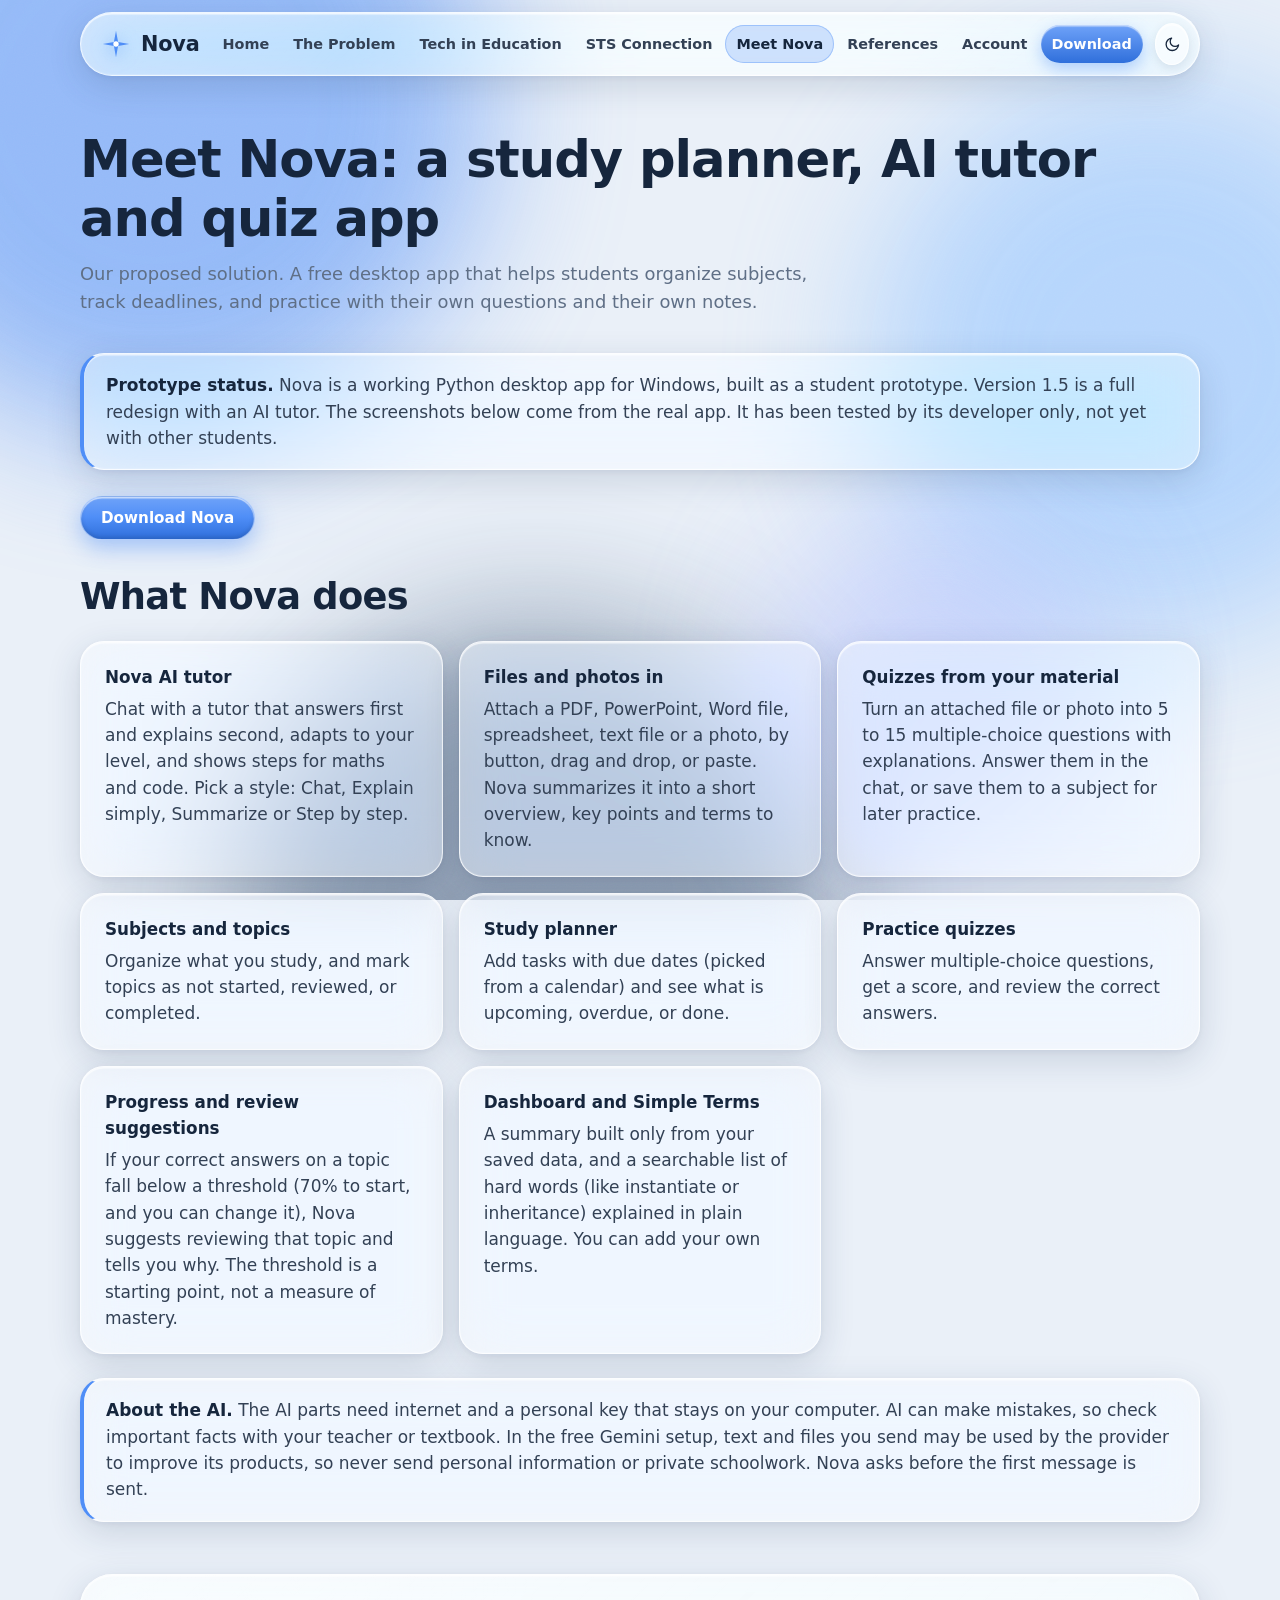
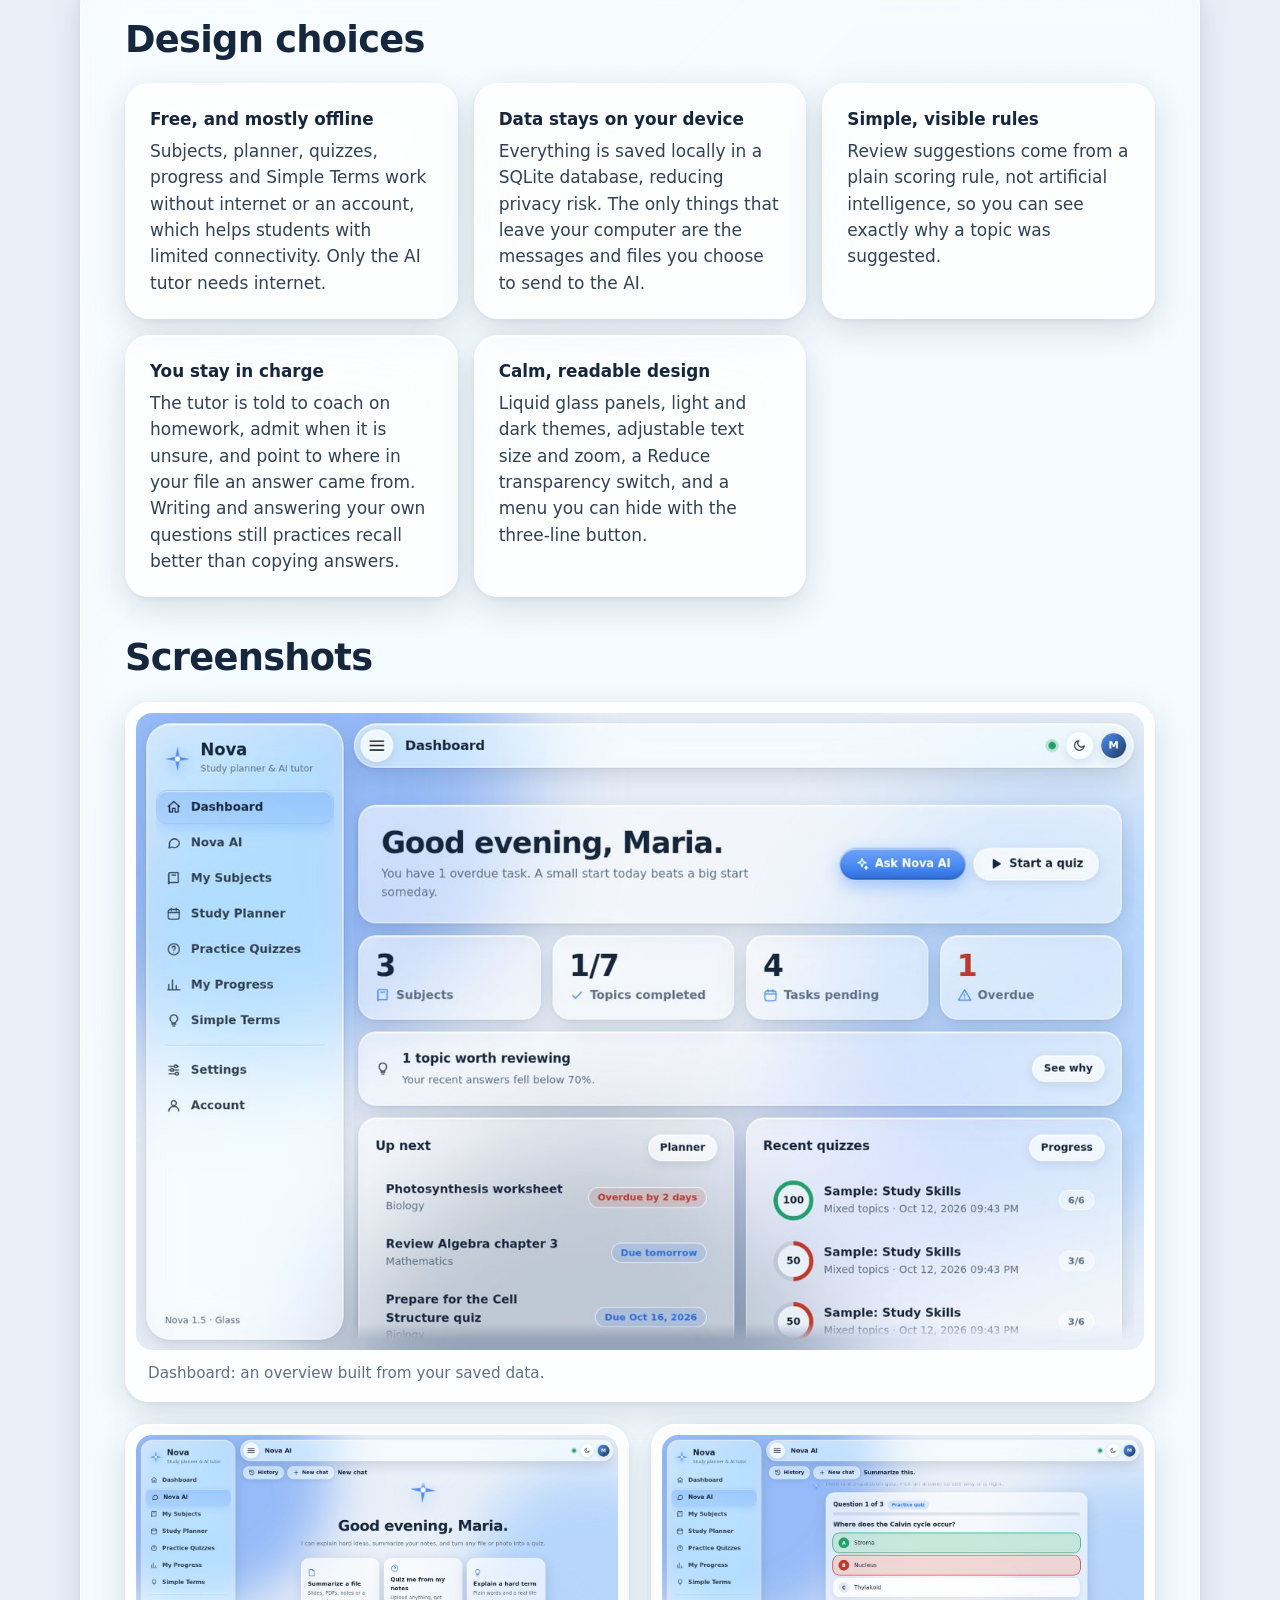
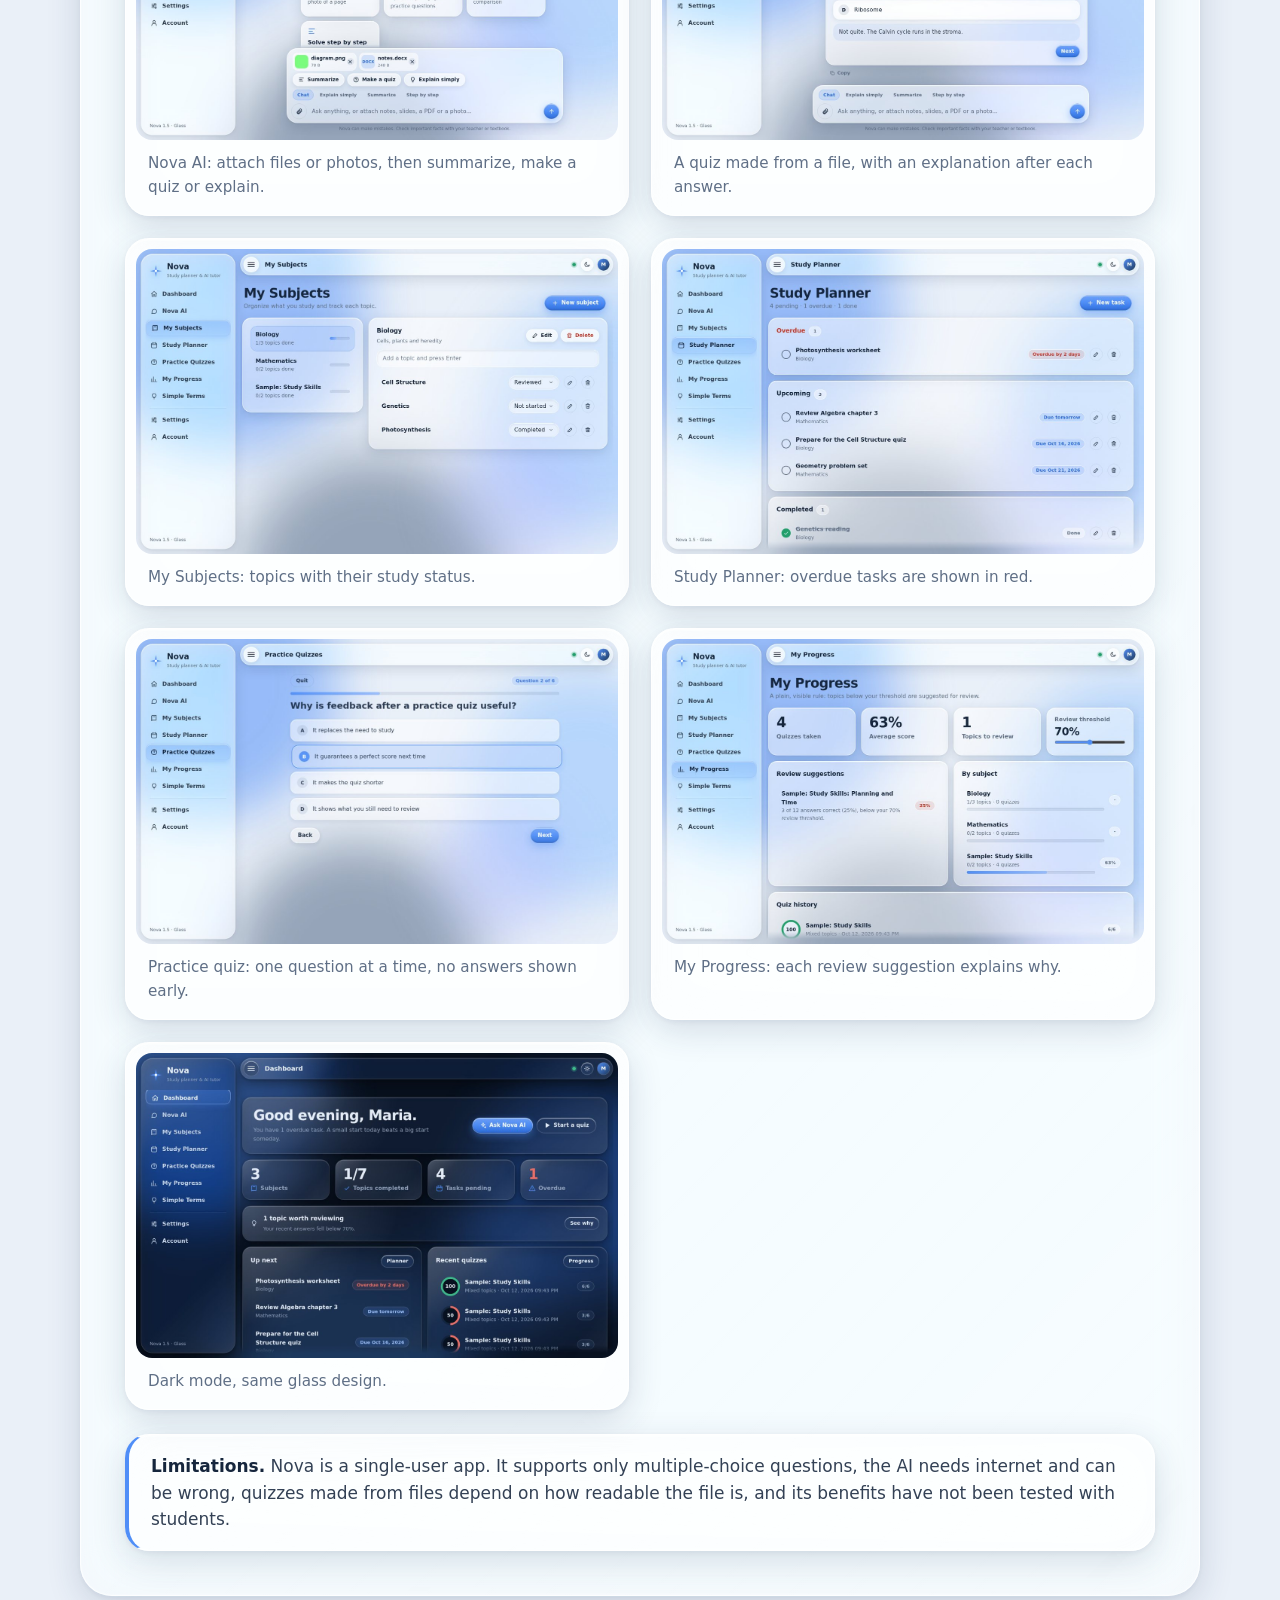
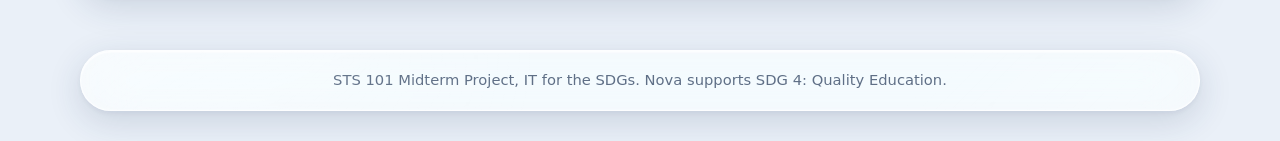
<file: website/nova.html>
<!DOCTYPE html>
<html lang="en">
<head>
  <meta charset="UTF-8">
  <meta name="viewport" content="width=device-width, initial-scale=1">
  <title>Meet Nova | Nova</title>
  <meta name="theme-color" content="#1E3A5F">
  <link rel="icon" href="data:image/svg+xml,%3Csvg xmlns='http://www.w3.org/2000/svg' viewBox='0 0 100 100'%3E%3Cpath d='M50 6l7 37 37 7-37 7-7 37-7-37-37-7 37-7z' fill='%234F8EF7'/%3E%3C/svg%3E">
  <link rel="stylesheet" href="glass.css">
  <link rel="stylesheet" href="styles.css">
</head>
<body>
  <div class="backdrop" aria-hidden="true"><i></i><i></i><i></i><i></i></div>
  <svg width="0" height="0" style="position:absolute" aria-hidden="true"><filter id="nova-lens" x="0" y="0" width="100%" height="100%" color-interpolation-filters="sRGB"><feTurbulence type="fractalNoise" baseFrequency="0.012 0.02" numOctaves="2" seed="4" result="n"/><feGaussianBlur in="n" stdDeviation="2" result="s"/><feDisplacementMap in="SourceGraphic" in2="s" scale="22" xChannelSelector="R" yChannelSelector="G"/></filter></svg>

  <header class="site-header">
    <nav class="nav glass lens" aria-label="Main">
      <a class="brand" href="index.html"><svg viewBox="0 0 100 100" aria-hidden="true"><path d="M50 6l7 37 37 7-37 7-7 37-7-37-37-7 37-7z"/><circle cx="50" cy="50" r="9" fill="#fff"/></svg>Nova</a>
      <button class="menu-btn" aria-expanded="false" aria-controls="nav-links" type="button"><span class="burger" aria-hidden="true"><i></i><i></i><i></i></span><span class="sr-only">Menu</span></button>
      <ul class="nav-links" id="nav-links">
        <li><a href="index.html">Home</a></li>
        <li><a href="problem.html">The Problem</a></li>
        <li><a href="technology.html">Tech in Education</a></li>
        <li><a href="sts.html">STS Connection</a></li>
        <li><a href="nova.html">Meet Nova</a></li>
        <li><a href="references.html">References</a></li>
        <li><a href="account.html">Account</a></li>
        <li><a class="cta" href="download.html">Download</a></li>
      </ul>
      <button class="theme-btn" type="button" aria-label="Switch light and dark"></button>
    </nav>
  </header>

  <main>
    <section class="page-head">
      <div class="container">
        <h1>Meet Nova: a study planner, AI tutor and quiz app</h1>
        <p>Our proposed solution. A free desktop app that helps students organize subjects, track deadlines, and practice with their own questions and their own notes.</p>
      </div>
    </section>

    <section class="section">
      <div class="container">
        <div class="note" style="margin-top:0">
          <strong>Prototype status.</strong> Nova is a working Python desktop app for Windows, built as a student prototype. Version 1.5 is a full redesign with an AI tutor. The screenshots below come from the real app. It has been tested by its developer only, not yet with other students.
        </div>
        <div class="btn-row"><a class="btn btn-primary" href="download.html">Download Nova</a></div>
        <h2 style="margin-top:36px">What Nova does</h2>
        <ul class="point-list">
          <li><strong>Nova AI tutor</strong>Chat with a tutor that answers first and explains second, adapts to your level, and shows steps for maths and code. Pick a style: Chat, Explain simply, Summarize or Step by step.</li>
          <li><strong>Files and photos in</strong>Attach a PDF, PowerPoint, Word file, spreadsheet, text file or a photo, by button, drag and drop, or paste. Nova summarizes it into a short overview, key points and terms to know.</li>
          <li><strong>Quizzes from your material</strong>Turn an attached file or photo into 5 to 15 multiple-choice questions with explanations. Answer them in the chat, or save them to a subject for later practice.</li>
          <li><strong>Subjects and topics</strong>Organize what you study, and mark topics as not started, reviewed, or completed.</li>
          <li><strong>Study planner</strong>Add tasks with due dates (picked from a calendar) and see what is upcoming, overdue, or done.</li>
          <li><strong>Practice quizzes</strong>Answer multiple-choice questions, get a score, and review the correct answers.</li>
          <li><strong>Progress and review suggestions</strong>If your correct answers on a topic fall below a threshold (70% to start, and you can change it), Nova suggests reviewing that topic and tells you why. The threshold is a starting point, not a measure of mastery.</li>
          <li><strong>Dashboard and Simple Terms</strong>A summary built only from your saved data, and a searchable list of hard words (like instantiate or inheritance) explained in plain language. You can add your own terms.</li>
        </ul>
        <div class="note"><strong>About the AI.</strong> The AI parts need internet and a personal key that stays on your computer. AI can make mistakes, so check important facts with your teacher or textbook. In the free Gemini setup, text and files you send may be used by the provider to improve its products, so never send personal information or private schoolwork. Nova asks before the first message is sent.</div>
      </div>
    </section>

    <section class="section white">
      <div class="container slab glass">
        <h2>Design choices</h2>
        <ul class="point-list">
          <li><strong>Free, and mostly offline</strong>Subjects, planner, quizzes, progress and Simple Terms work without internet or an account, which helps students with limited connectivity. Only the AI tutor needs internet.</li>
          <li><strong>Data stays on your device</strong>Everything is saved locally in a SQLite database, reducing privacy risk. The only things that leave your computer are the messages and files you choose to send to the AI.</li>
          <li><strong>Simple, visible rules</strong>Review suggestions come from a plain scoring rule, not artificial intelligence, so you can see exactly why a topic was suggested.</li>
          <li><strong>You stay in charge</strong>The tutor is told to coach on homework, admit when it is unsure, and point to where in your file an answer came from. Writing and answering your own questions still practices recall better than copying answers.</li>
          <li><strong>Calm, readable design</strong>Liquid glass panels, light and dark themes, adjustable text size and zoom, a Reduce transparency switch, and a menu you can hide with the three-line button.</li>
        </ul>

        <h2 style="margin-top:40px">Screenshots</h2>
        <div class="gallery wide">
          <figure><img src="images/dashboard.jpg" alt="Nova dashboard with subject and task counts, upcoming deadlines and recent quiz results" loading="lazy"><figcaption>Dashboard: an overview built from your saved data.</figcaption></figure>
          <figure><img src="images/ai-attach.jpg" alt="Nova AI chat with a picture and a Word file attached, and buttons to summarize, make a quiz or explain" loading="lazy"><figcaption>Nova AI: attach files or photos, then summarize, make a quiz or explain.</figcaption></figure>
          <figure><img src="images/ai-quiz.jpg" alt="A generated practice quiz inside the chat showing a wrong answer and its explanation" loading="lazy"><figcaption>A quiz made from a file, with an explanation after each answer.</figcaption></figure>
          <figure><img src="images/subjects.jpg" alt="Nova My Subjects screen listing topics with status labels" loading="lazy"><figcaption>My Subjects: topics with their study status.</figcaption></figure>
          <figure><img src="images/planner.jpg" alt="Nova Study Planner with overdue and upcoming tasks" loading="lazy"><figcaption>Study Planner: overdue tasks are shown in red.</figcaption></figure>
          <figure><img src="images/quiz.jpg" alt="A Nova practice quiz question with four answer choices" loading="lazy"><figcaption>Practice quiz: one question at a time, no answers shown early.</figcaption></figure>
          <figure><img src="images/progress.jpg" alt="Nova My Progress screen with a topic suggested for review and the reason" loading="lazy"><figcaption>My Progress: each review suggestion explains why.</figcaption></figure>
          <figure><img src="images/dark.jpg" alt="Nova dashboard in dark mode" loading="lazy"><figcaption>Dark mode, same glass design.</figcaption></figure>
        </div>

        <div class="note">
          <strong>Limitations.</strong> Nova is a single-user app. It supports only multiple-choice questions, the AI needs internet and can be wrong, quizzes made from files depend on how readable the file is, and its benefits have not been tested with students.
        </div>
      </div>
    </section>
  </main>

  <footer class="site-footer"><div class="container glass">STS 101 Midterm Project, IT for the SDGs. Nova supports SDG 4: Quality Education.</div></footer>
  <script src="main.js"></script>
</body>
</html>
</file>
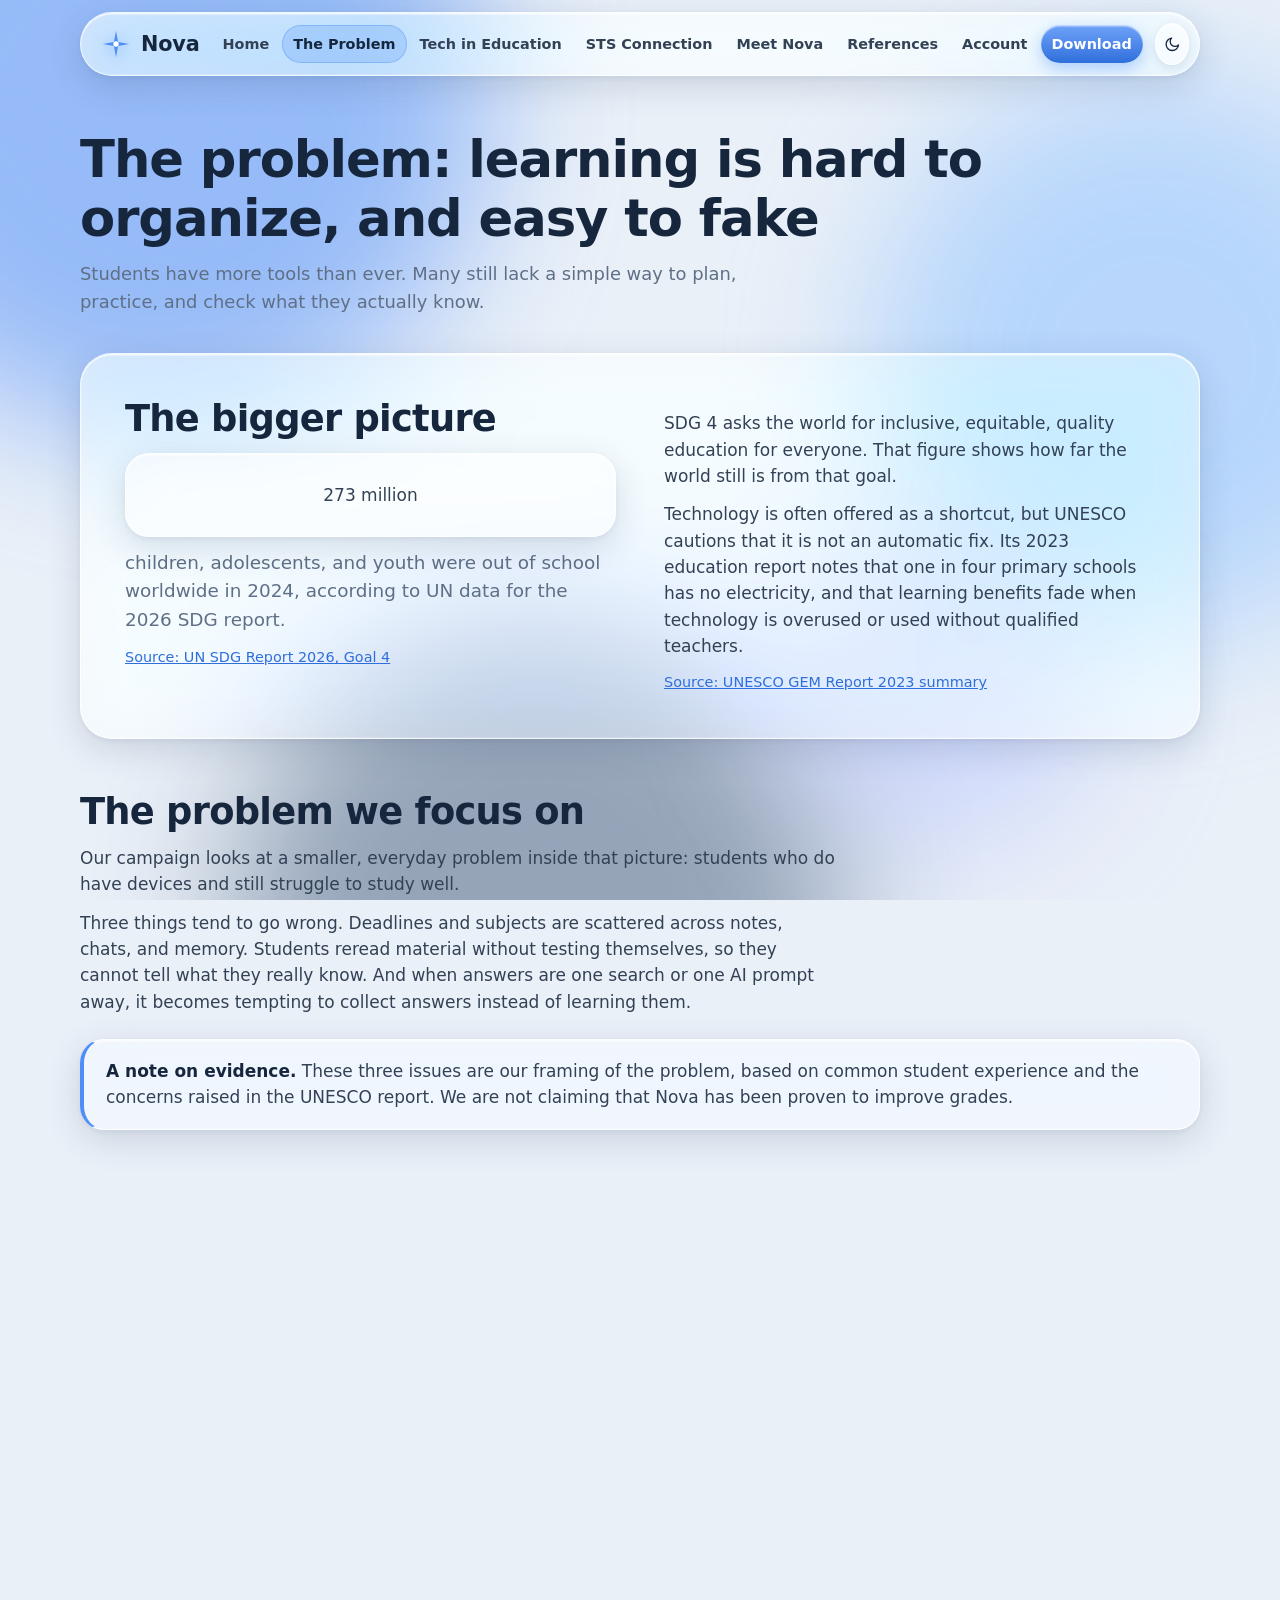
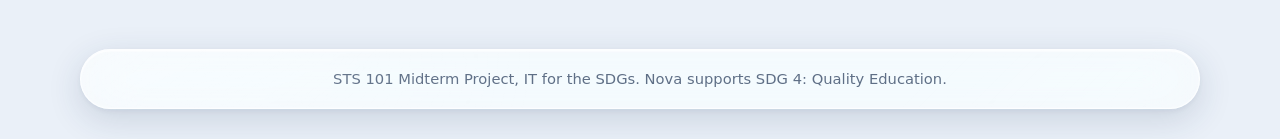
<file: website/problem.html>
<!DOCTYPE html>
<html lang="en">
<head>
  <meta charset="UTF-8">
  <meta name="viewport" content="width=device-width, initial-scale=1">
  <title>The Problem | Nova</title>
  <meta name="theme-color" content="#1E3A5F">
  <link rel="icon" href="data:image/svg+xml,%3Csvg xmlns='http://www.w3.org/2000/svg' viewBox='0 0 100 100'%3E%3Cpath d='M50 6l7 37 37 7-37 7-7 37-7-37-37-7 37-7z' fill='%234F8EF7'/%3E%3C/svg%3E">
  <link rel="stylesheet" href="glass.css">
  <link rel="stylesheet" href="styles.css">
</head>
<body>
  <div class="backdrop" aria-hidden="true"><i></i><i></i><i></i><i></i></div>
  <svg width="0" height="0" style="position:absolute" aria-hidden="true"><filter id="nova-lens" x="0" y="0" width="100%" height="100%" color-interpolation-filters="sRGB"><feTurbulence type="fractalNoise" baseFrequency="0.012 0.02" numOctaves="2" seed="4" result="n"/><feGaussianBlur in="n" stdDeviation="2" result="s"/><feDisplacementMap in="SourceGraphic" in2="s" scale="22" xChannelSelector="R" yChannelSelector="G"/></filter></svg>

  <header class="site-header">
    <nav class="nav glass lens" aria-label="Main">
      <a class="brand" href="index.html"><svg viewBox="0 0 100 100" aria-hidden="true"><path d="M50 6l7 37 37 7-37 7-7 37-7-37-37-7 37-7z"/><circle cx="50" cy="50" r="9" fill="#fff"/></svg>Nova</a>
      <button class="menu-btn" aria-expanded="false" aria-controls="nav-links" type="button"><span class="burger" aria-hidden="true"><i></i><i></i><i></i></span><span class="sr-only">Menu</span></button>
      <ul class="nav-links" id="nav-links">
        <li><a href="index.html">Home</a></li>
        <li><a href="problem.html">The Problem</a></li>
        <li><a href="technology.html">Tech in Education</a></li>
        <li><a href="sts.html">STS Connection</a></li>
        <li><a href="nova.html">Meet Nova</a></li>
        <li><a href="references.html">References</a></li>
        <li><a href="account.html">Account</a></li>
        <li><a class="cta" href="download.html">Download</a></li>
      </ul>
      <button class="theme-btn" type="button" aria-label="Switch light and dark"></button>
    </nav>
  </header>

  <main>
    <section class="page-head">
      <div class="container">
        <h1>The problem: learning is hard to organize, and easy to fake</h1>
        <p>Students have more tools than ever. Many still lack a simple way to plan, practice, and check what they actually know.</p>
      </div>
    </section>

    <section class="section white">
      <div class="container two-col slab glass">
        <div>
          <h2>The bigger picture</h2>
          <p class="big-fact">273 million</p>
          <p class="lead">children, adolescents, and youth were out of school worldwide in 2024, according to UN data for the 2026 SDG report.</p>
          <p class="source"><a href="https://unstats.un.org/sdgs/report/2026/extended-report/Extended-Report-2026_Goal-4.pdf">Source: UN SDG Report 2026, Goal 4</a></p>
        </div>
        <div class="prose">
          <p>SDG 4 asks the world for inclusive, equitable, quality education for everyone. That figure shows how far the world still is from that goal.</p>
          <p>Technology is often offered as a shortcut, but UNESCO cautions that it is not an automatic fix. Its 2023 education report notes that one in four primary schools has no electricity, and that learning benefits fade when technology is overused or used without qualified teachers.</p>
          <p class="source"><a href="https://www.unesco.at/en/education/education-2030/global-education-monitoring-gem-report/gem23">Source: UNESCO GEM Report 2023 summary</a></p>
        </div>
      </div>
    </section>

    <section class="section">
      <div class="container">
        <h2>The problem we focus on</h2>
        <div class="prose">
          <p>Our campaign looks at a smaller, everyday problem inside that picture: students who do have devices and still struggle to study well.</p>
          <p>Three things tend to go wrong. Deadlines and subjects are scattered across notes, chats, and memory. Students reread material without testing themselves, so they cannot tell what they really know. And when answers are one search or one AI prompt away, it becomes tempting to collect answers instead of learning them.</p>
        </div>
        <div class="note">
          <strong>A note on evidence.</strong> These three issues are our framing of the problem, based on common student experience and the concerns raised in the UNESCO report. We are not claiming that Nova has been proven to improve grades.
        </div>
      </div>
    </section>

    <section class="section white">
      <div class="container slab glass">
        <h2>Who is affected</h2>
        <ul class="point-list" style="margin-top:20px">
          <li><strong>College and senior high school students</strong>Juggling several subjects, deadlines, and exams at once.</li>
          <li><strong>Students with limited access</strong>Those who share devices or have unreliable internet need tools that work offline and cost nothing.</li>
          <li><strong>Teachers and families</strong>They guide how technology is used, and their role does not disappear when a tool is introduced.</li>
        </ul>
        <p class="lead" style="margin-top:20px">Next, see the full picture of what technology offers and risks: <a href="technology.html">Tech in Education</a>.</p>
      </div>
    </section>
  </main>

  <footer class="site-footer"><div class="container glass">STS 101 Midterm Project, IT for the SDGs. Nova supports SDG 4: Quality Education.</div></footer>
  <script src="main.js"></script>
</body>
</html>
</file>
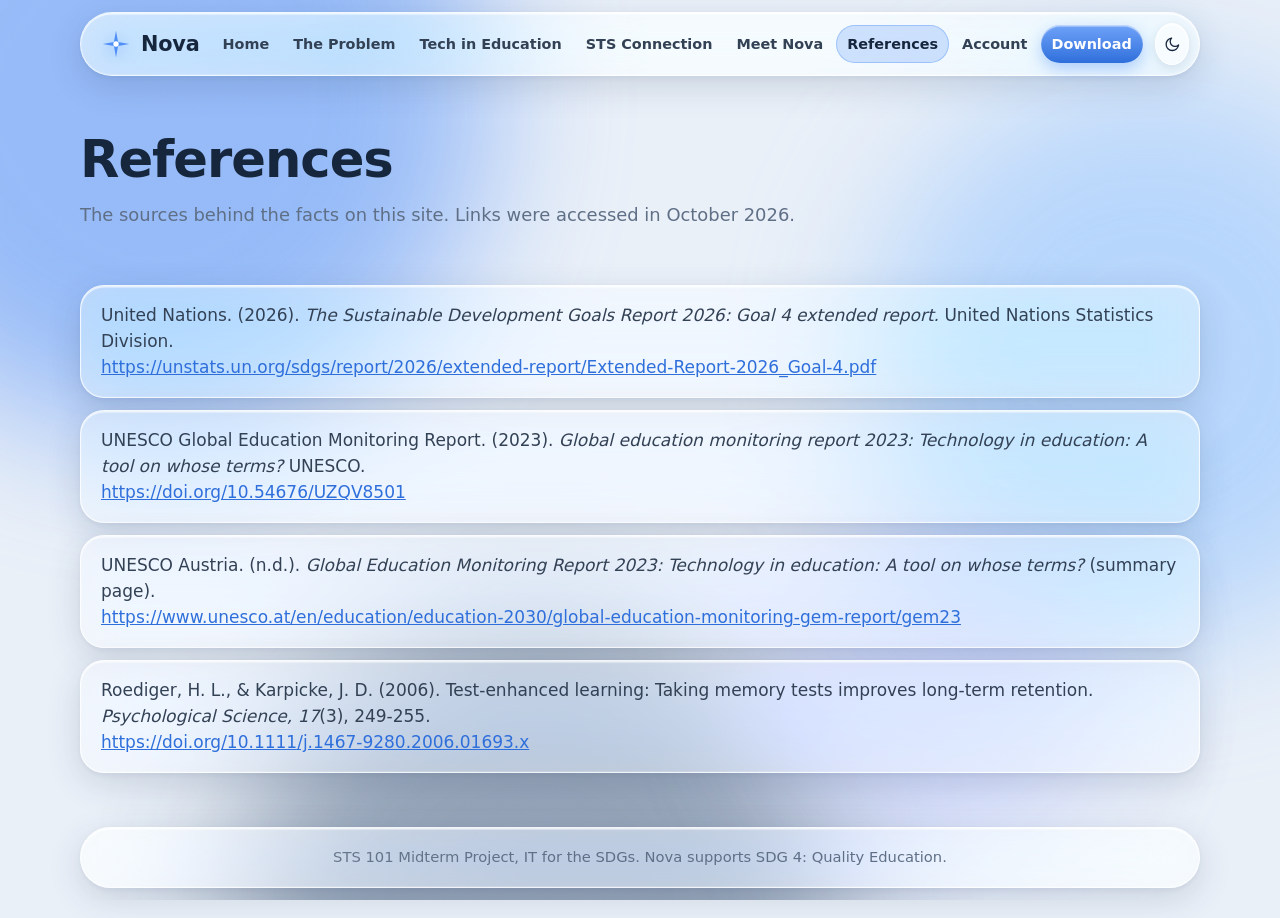
<file: website/references.html>
<!DOCTYPE html>
<html lang="en">
<head>
  <meta charset="UTF-8">
  <meta name="viewport" content="width=device-width, initial-scale=1">
  <title>References | Nova</title>
  <meta name="theme-color" content="#1E3A5F">
  <link rel="icon" href="data:image/svg+xml,%3Csvg xmlns='http://www.w3.org/2000/svg' viewBox='0 0 100 100'%3E%3Cpath d='M50 6l7 37 37 7-37 7-7 37-7-37-37-7 37-7z' fill='%234F8EF7'/%3E%3C/svg%3E">
  <link rel="stylesheet" href="glass.css">
  <link rel="stylesheet" href="styles.css">
</head>
<body>
  <div class="backdrop" aria-hidden="true"><i></i><i></i><i></i><i></i></div>
  <svg width="0" height="0" style="position:absolute" aria-hidden="true"><filter id="nova-lens" x="0" y="0" width="100%" height="100%" color-interpolation-filters="sRGB"><feTurbulence type="fractalNoise" baseFrequency="0.012 0.02" numOctaves="2" seed="4" result="n"/><feGaussianBlur in="n" stdDeviation="2" result="s"/><feDisplacementMap in="SourceGraphic" in2="s" scale="22" xChannelSelector="R" yChannelSelector="G"/></filter></svg>

  <header class="site-header">
    <nav class="nav glass lens" aria-label="Main">
      <a class="brand" href="index.html"><svg viewBox="0 0 100 100" aria-hidden="true"><path d="M50 6l7 37 37 7-37 7-7 37-7-37-37-7 37-7z"/><circle cx="50" cy="50" r="9" fill="#fff"/></svg>Nova</a>
      <button class="menu-btn" aria-expanded="false" aria-controls="nav-links" type="button"><span class="burger" aria-hidden="true"><i></i><i></i><i></i></span><span class="sr-only">Menu</span></button>
      <ul class="nav-links" id="nav-links">
        <li><a href="index.html">Home</a></li>
        <li><a href="problem.html">The Problem</a></li>
        <li><a href="technology.html">Tech in Education</a></li>
        <li><a href="sts.html">STS Connection</a></li>
        <li><a href="nova.html">Meet Nova</a></li>
        <li><a href="references.html">References</a></li>
        <li><a href="account.html">Account</a></li>
        <li><a class="cta" href="download.html">Download</a></li>
      </ul>
      <button class="theme-btn" type="button" aria-label="Switch light and dark"></button>
    </nav>
  </header>

  <main>
    <section class="page-head">
      <div class="container">
        <h1>References</h1>
        <p>The sources behind the facts on this site. Links were accessed in October 2026.</p>
      </div>
    </section>

    <section class="section">
      <div class="container">
        <ol class="refs">
          <li>United Nations. (2026). <em>The Sustainable Development Goals Report 2026: Goal 4 extended report.</em> United Nations Statistics Division.<br><a href="https://unstats.un.org/sdgs/report/2026/extended-report/Extended-Report-2026_Goal-4.pdf">https://unstats.un.org/sdgs/report/2026/extended-report/Extended-Report-2026_Goal-4.pdf</a></li>
          <li>UNESCO Global Education Monitoring Report. (2023). <em>Global education monitoring report 2023: Technology in education: A tool on whose terms?</em> UNESCO.<br><a href="https://doi.org/10.54676/UZQV8501">https://doi.org/10.54676/UZQV8501</a></li>
          <li>UNESCO Austria. (n.d.). <em>Global Education Monitoring Report 2023: Technology in education: A tool on whose terms?</em> (summary page).<br><a href="https://www.unesco.at/en/education/education-2030/global-education-monitoring-gem-report/gem23">https://www.unesco.at/en/education/education-2030/global-education-monitoring-gem-report/gem23</a></li>
          <li>Roediger, H. L., &amp; Karpicke, J. D. (2006). Test-enhanced learning: Taking memory tests improves long-term retention. <em>Psychological Science, 17</em>(3), 249-255.<br><a href="https://doi.org/10.1111/j.1467-9280.2006.01693.x">https://doi.org/10.1111/j.1467-9280.2006.01693.x</a></li>
        </ol>
      </div>
    </section>
  </main>

  <footer class="site-footer"><div class="container glass">STS 101 Midterm Project, IT for the SDGs. Nova supports SDG 4: Quality Education.</div></footer>
  <script src="main.js"></script>
</body>
</html>
</file>
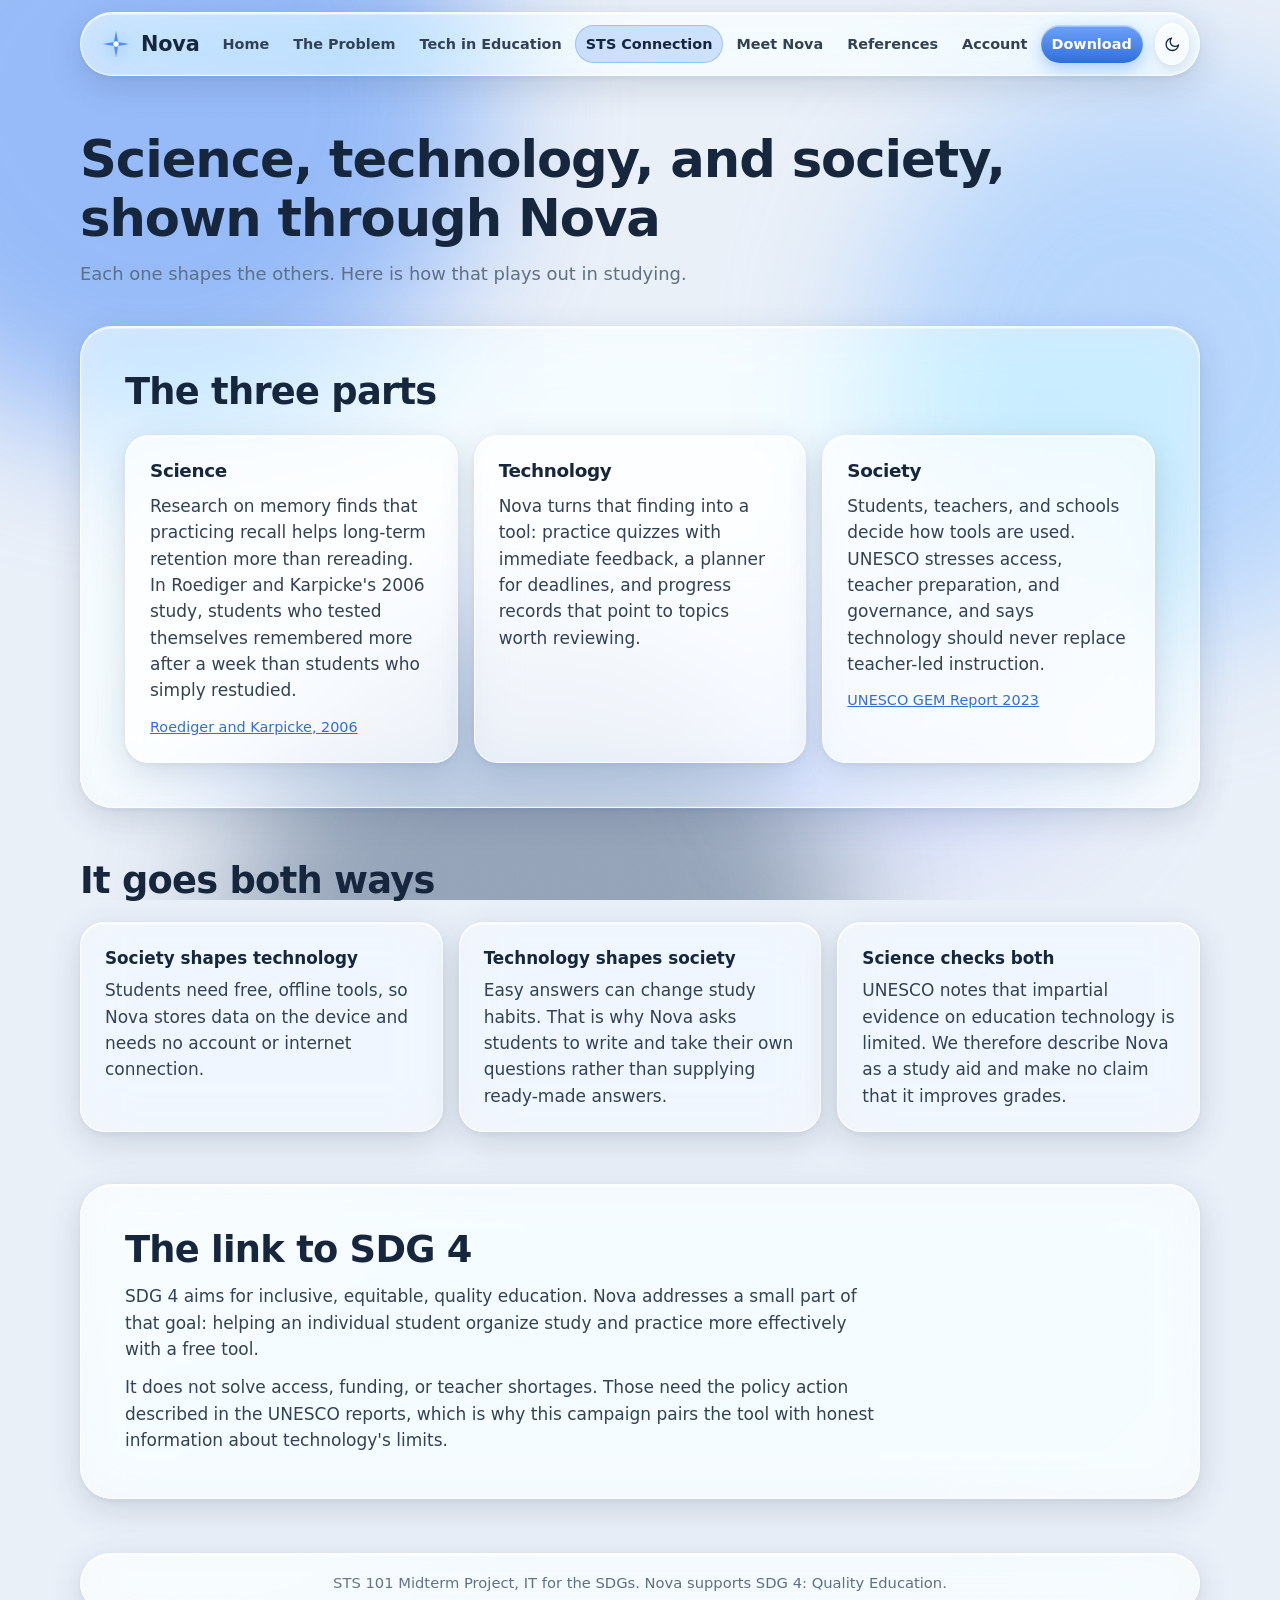
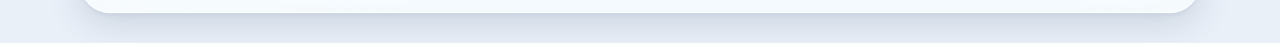
<file: website/sts.html>
<!DOCTYPE html>
<html lang="en">
<head>
  <meta charset="UTF-8">
  <meta name="viewport" content="width=device-width, initial-scale=1">
  <title>STS Connection | Nova</title>
  <meta name="theme-color" content="#1E3A5F">
  <link rel="icon" href="data:image/svg+xml,%3Csvg xmlns='http://www.w3.org/2000/svg' viewBox='0 0 100 100'%3E%3Cpath d='M50 6l7 37 37 7-37 7-7 37-7-37-37-7 37-7z' fill='%234F8EF7'/%3E%3C/svg%3E">
  <link rel="stylesheet" href="glass.css">
  <link rel="stylesheet" href="styles.css">
</head>
<body>
  <div class="backdrop" aria-hidden="true"><i></i><i></i><i></i><i></i></div>
  <svg width="0" height="0" style="position:absolute" aria-hidden="true"><filter id="nova-lens" x="0" y="0" width="100%" height="100%" color-interpolation-filters="sRGB"><feTurbulence type="fractalNoise" baseFrequency="0.012 0.02" numOctaves="2" seed="4" result="n"/><feGaussianBlur in="n" stdDeviation="2" result="s"/><feDisplacementMap in="SourceGraphic" in2="s" scale="22" xChannelSelector="R" yChannelSelector="G"/></filter></svg>

  <header class="site-header">
    <nav class="nav glass lens" aria-label="Main">
      <a class="brand" href="index.html"><svg viewBox="0 0 100 100" aria-hidden="true"><path d="M50 6l7 37 37 7-37 7-7 37-7-37-37-7 37-7z"/><circle cx="50" cy="50" r="9" fill="#fff"/></svg>Nova</a>
      <button class="menu-btn" aria-expanded="false" aria-controls="nav-links" type="button"><span class="burger" aria-hidden="true"><i></i><i></i><i></i></span><span class="sr-only">Menu</span></button>
      <ul class="nav-links" id="nav-links">
        <li><a href="index.html">Home</a></li>
        <li><a href="problem.html">The Problem</a></li>
        <li><a href="technology.html">Tech in Education</a></li>
        <li><a href="sts.html">STS Connection</a></li>
        <li><a href="nova.html">Meet Nova</a></li>
        <li><a href="references.html">References</a></li>
        <li><a href="account.html">Account</a></li>
        <li><a class="cta" href="download.html">Download</a></li>
      </ul>
      <button class="theme-btn" type="button" aria-label="Switch light and dark"></button>
    </nav>
  </header>

  <main>
    <section class="page-head">
      <div class="container">
        <h1>Science, technology, and society, shown through Nova</h1>
        <p>Each one shapes the others. Here is how that plays out in studying.</p>
      </div>
    </section>

    <section class="section white">
      <div class="container slab glass">
        <h2>The three parts</h2>
        <div class="sts">
          <div><h3>Science</h3><p>Research on memory finds that practicing recall helps long-term retention more than rereading. In Roediger and Karpicke's 2006 study, students who tested themselves remembered more after a week than students who simply restudied.</p><p class="source"><a href="https://doi.org/10.1111/j.1467-9280.2006.01693.x">Roediger and Karpicke, 2006</a></p></div>
          <div><h3>Technology</h3><p>Nova turns that finding into a tool: practice quizzes with immediate feedback, a planner for deadlines, and progress records that point to topics worth reviewing.</p></div>
          <div><h3>Society</h3><p>Students, teachers, and schools decide how tools are used. UNESCO stresses access, teacher preparation, and governance, and says technology should never replace teacher-led instruction.</p><p class="source"><a href="https://www.unesco.at/en/education/education-2030/global-education-monitoring-gem-report/gem23">UNESCO GEM Report 2023</a></p></div>
        </div>
      </div>
    </section>

    <section class="section">
      <div class="container">
        <h2>It goes both ways</h2>
        <ul class="point-list" style="margin-top:20px">
          <li><strong>Society shapes technology</strong>Students need free, offline tools, so Nova stores data on the device and needs no account or internet connection.</li>
          <li><strong>Technology shapes society</strong>Easy answers can change study habits. That is why Nova asks students to write and take their own questions rather than supplying ready-made answers.</li>
          <li><strong>Science checks both</strong>UNESCO notes that impartial evidence on education technology is limited. We therefore describe Nova as a study aid and make no claim that it improves grades.</li>
        </ul>
      </div>
    </section>

    <section class="section white">
      <div class="container slab glass">
        <h2>The link to SDG 4</h2>
        <div class="prose">
          <p>SDG 4 aims for inclusive, equitable, quality education. Nova addresses a small part of that goal: helping an individual student organize study and practice more effectively with a free tool.</p>
          <p>It does not solve access, funding, or teacher shortages. Those need the policy action described in the UNESCO reports, which is why this campaign pairs the tool with honest information about technology's limits.</p>
        </div>
      </div>
    </section>
  </main>

  <footer class="site-footer"><div class="container glass">STS 101 Midterm Project, IT for the SDGs. Nova supports SDG 4: Quality Education.</div></footer>
  <script src="main.js"></script>
</body>
</html>
</file>
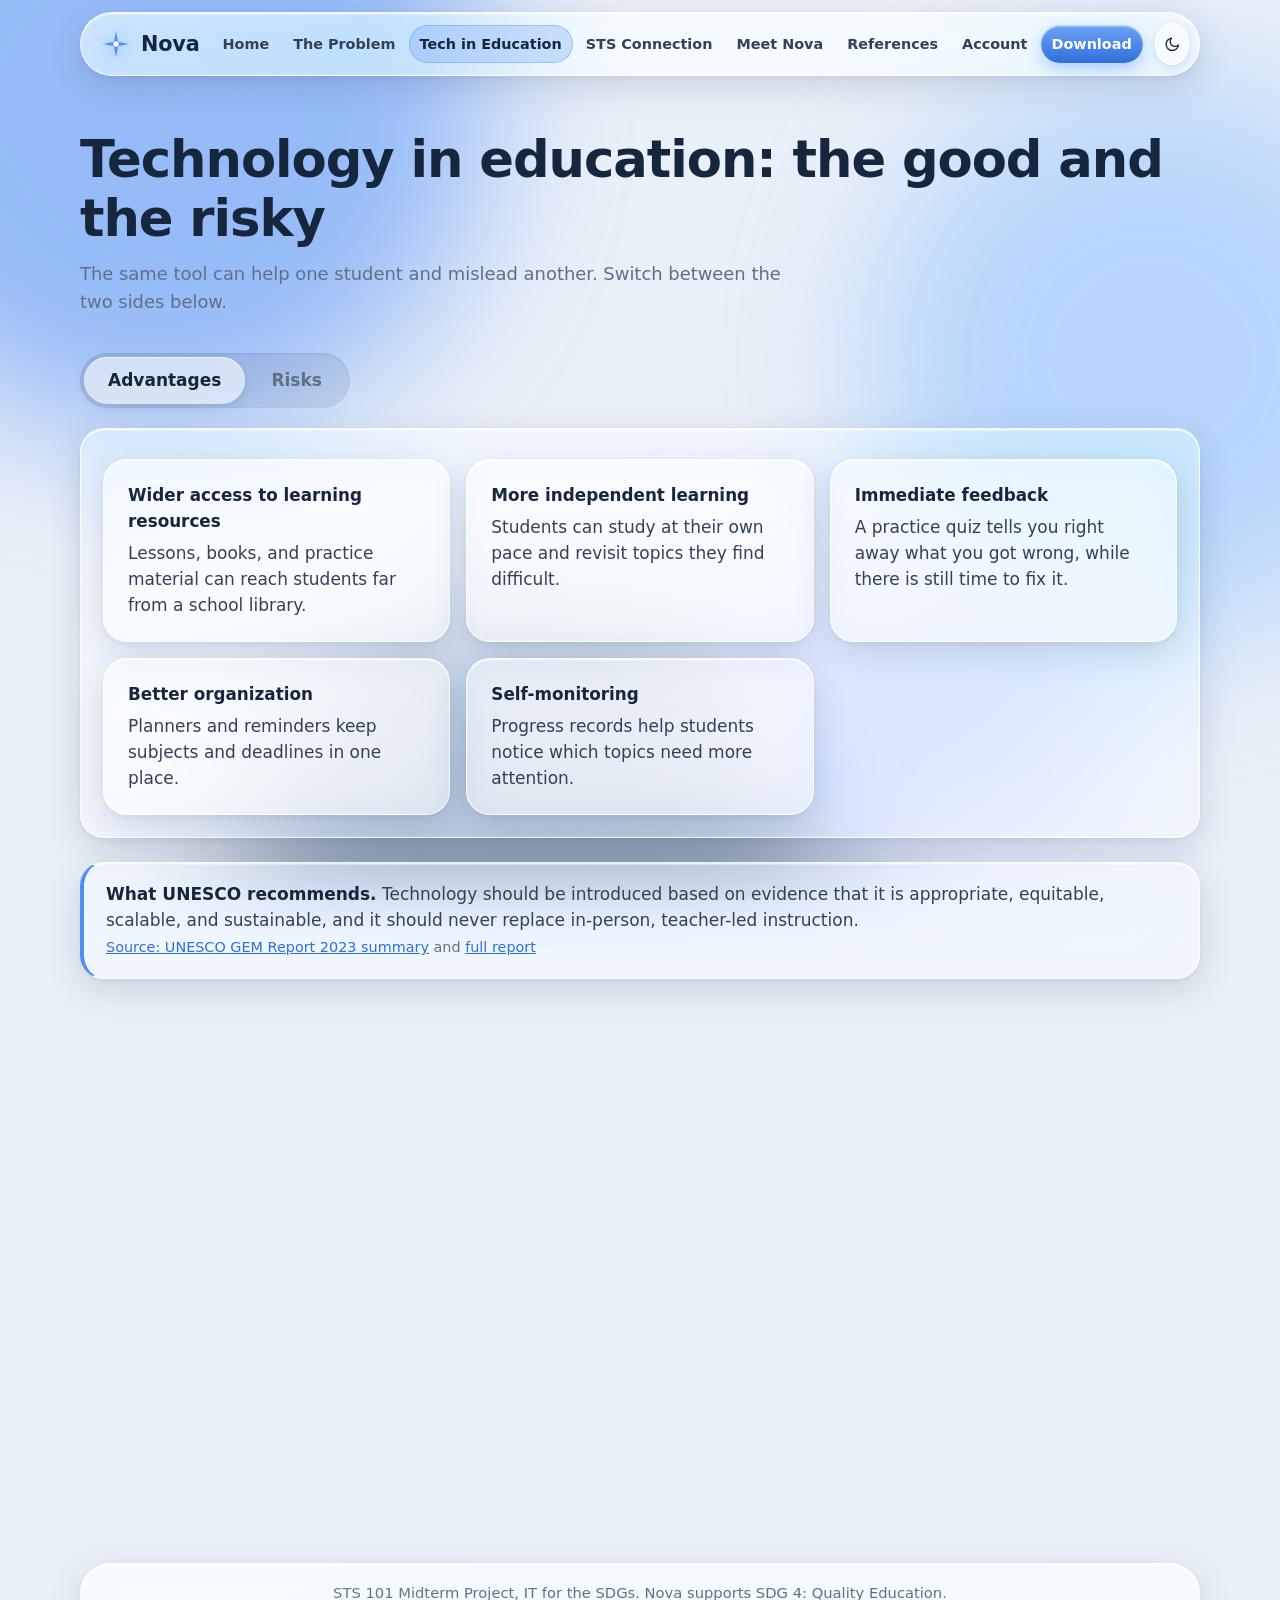
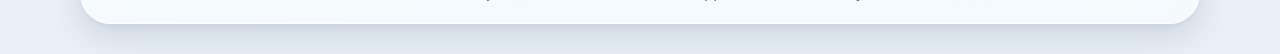
<file: website/technology.html>
<!DOCTYPE html>
<html lang="en">
<head>
  <meta charset="UTF-8">
  <meta name="viewport" content="width=device-width, initial-scale=1">
  <title>Tech in Education | Nova</title>
  <meta name="theme-color" content="#1E3A5F">
  <link rel="icon" href="data:image/svg+xml,%3Csvg xmlns='http://www.w3.org/2000/svg' viewBox='0 0 100 100'%3E%3Cpath d='M50 6l7 37 37 7-37 7-7 37-7-37-37-7 37-7z' fill='%234F8EF7'/%3E%3C/svg%3E">
  <link rel="stylesheet" href="glass.css">
  <link rel="stylesheet" href="styles.css">
</head>
<body>
  <div class="backdrop" aria-hidden="true"><i></i><i></i><i></i><i></i></div>
  <svg width="0" height="0" style="position:absolute" aria-hidden="true"><filter id="nova-lens" x="0" y="0" width="100%" height="100%" color-interpolation-filters="sRGB"><feTurbulence type="fractalNoise" baseFrequency="0.012 0.02" numOctaves="2" seed="4" result="n"/><feGaussianBlur in="n" stdDeviation="2" result="s"/><feDisplacementMap in="SourceGraphic" in2="s" scale="22" xChannelSelector="R" yChannelSelector="G"/></filter></svg>

  <header class="site-header">
    <nav class="nav glass lens" aria-label="Main">
      <a class="brand" href="index.html"><svg viewBox="0 0 100 100" aria-hidden="true"><path d="M50 6l7 37 37 7-37 7-7 37-7-37-37-7 37-7z"/><circle cx="50" cy="50" r="9" fill="#fff"/></svg>Nova</a>
      <button class="menu-btn" aria-expanded="false" aria-controls="nav-links" type="button"><span class="burger" aria-hidden="true"><i></i><i></i><i></i></span><span class="sr-only">Menu</span></button>
      <ul class="nav-links" id="nav-links">
        <li><a href="index.html">Home</a></li>
        <li><a href="problem.html">The Problem</a></li>
        <li><a href="technology.html">Tech in Education</a></li>
        <li><a href="sts.html">STS Connection</a></li>
        <li><a href="nova.html">Meet Nova</a></li>
        <li><a href="references.html">References</a></li>
        <li><a href="account.html">Account</a></li>
        <li><a class="cta" href="download.html">Download</a></li>
      </ul>
      <button class="theme-btn" type="button" aria-label="Switch light and dark"></button>
    </nav>
  </header>

  <main>
    <section class="page-head">
      <div class="container">
        <h1>Technology in education: the good and the risky</h1>
        <p>The same tool can help one student and mislead another. Switch between the two sides below.</p>
      </div>
    </section>

    <section class="section">
      <div class="container">
        <div class="tabs" role="tablist" aria-label="Advantages and risks">
          <button class="tab" role="tab" aria-selected="true" data-panel="pros">Advantages</button>
          <button class="tab" role="tab" aria-selected="false" data-panel="cons">Risks</button>
        </div>

        <div class="panel" id="pros">
          <ul class="point-list">
            <li><strong>Wider access to learning resources</strong>Lessons, books, and practice material can reach students far from a school library.</li>
            <li><strong>More independent learning</strong>Students can study at their own pace and revisit topics they find difficult.</li>
            <li><strong>Immediate feedback</strong>A practice quiz tells you right away what you got wrong, while there is still time to fix it.</li>
            <li><strong>Better organization</strong>Planners and reminders keep subjects and deadlines in one place.</li>
            <li><strong>Self-monitoring</strong>Progress records help students notice which topics need more attention.</li>
          </ul>
        </div>

        <div class="panel" id="cons" hidden>
          <ul class="point-list">
            <li><strong>Overreliance on AI answers</strong>Getting an answer is not the same as understanding it. Copying skips the practice that builds skill.</li>
            <li><strong>Inaccurate information</strong>Digital tools, including AI, can be confidently wrong. Check important facts against reliable sources.</li>
            <li><strong>Unequal access</strong>Some schools lack even electricity, so devices and connectivity are not available to everyone.</li>
            <li><strong>Too much screen time</strong>Learning benefits can fade when technology is used excessively.</li>
            <li><strong>Privacy and weak regulation</strong>Student data collected by apps needs protection, and UNESCO has pointed to a lack of proper governance and regulation.</li>
          </ul>
        </div>

        <div class="note">
          <strong>What UNESCO recommends.</strong> Technology should be introduced based on evidence that it is appropriate, equitable, scalable, and sustainable, and it should never replace in-person, teacher-led instruction.
          <br><span class="source"><a href="https://www.unesco.at/en/education/education-2030/global-education-monitoring-gem-report/gem23">Source: UNESCO GEM Report 2023 summary</a> and
          <a href="https://unesdoc.unesco.org/ark:/48223/pf0000385723">full report</a></span>
        </div>
      </div>
    </section>

    <section class="section white">
      <div class="container slab glass">
        <h2>How to use technology wisely</h2>
        <ul class="point-list" style="margin-top:20px">
          <li><strong>Try first, then check.</strong>Attempt the question yourself before looking at any answer.</li>
          <li><strong>Verify what matters.</strong>Confirm facts with a textbook, teacher, or trusted source.</li>
          <li><strong>Protect your data.</strong>Prefer tools that keep your information on your own device.</li>
          <li><strong>Take breaks from screens.</strong>Mix digital study with notes, discussion, and rest.</li>
        </ul>
        <p class="lead" style="margin-top:20px">Nova is designed around these habits. See how on the <a href="nova.html">Meet Nova</a> page.</p>
      </div>
    </section>
  </main>

  <footer class="site-footer"><div class="container glass">STS 101 Midterm Project, IT for the SDGs. Nova supports SDG 4: Quality Education.</div></footer>
  <script src="main.js"></script>
</body>
</html>
</file>
<file: website/glass.css>
/* Nova Liquid Glass: one design system for the app and the website.
   Your colors are kept: navy #1E3A5F, blue #4F8EF7, slate text, cool gray #F1F5F9. Change them in :root only. */
:root {
  --navy: #1E3A5F;
  --blue: #4F8EF7;
  --blue-dark: #2F6FDB;
  --gray: #F1F5F9;
  --accent: var(--blue);
  --accent-2: var(--blue-dark);
  --on-accent: #fff;
  --green: #22A06B;
  --red: #C0392B;
  --amber: #B7791F;

  --bg: #EAF0F8;
  --ink: #16263D;
  --text: #334155;
  --muted: #5F6F86;
  --line: rgba(30, 58, 95, .12);

  --glass: rgba(255, 255, 255, .40);
  --glass-2: rgba(255, 255, 255, .58);
  --glass-edge: rgba(255, 255, 255, .78);
  --glass-shade: rgba(30, 58, 95, .10);
  --glass-shadow: 0 10px 34px rgba(30, 58, 95, .16), 0 2px 6px rgba(30, 58, 95, .06);
  --blur: 26px;

  --r-xl: 32px; --r-lg: 24px; --r-md: 18px; --r-sm: 12px;
  --spring: cubic-bezier(.34, 1.45, .5, 1);
  --ease: cubic-bezier(.22, .8, .24, 1);
  --font: "SF Pro Display", "Segoe UI Variable Display", "Segoe UI", system-ui, -apple-system, Roboto, Arial, sans-serif;
  color-scheme: light;
}
:root[data-theme="dark"] {
  --bg: #08111F;
  --ink: #EAF1FB;
  --text: #C5D2E4;
  --muted: #92A3BC;
  --line: rgba(255, 255, 255, .12);
  --green: #3DBE8B; --red: #F07167; --amber: #E0B04A;
  --glass: rgba(26, 42, 70, .46);
  --glass-2: rgba(40, 62, 98, .55);
  --glass-edge: rgba(255, 255, 255, .20);
  --glass-shade: rgba(0, 0, 0, .22);
  --glass-shadow: 0 14px 44px rgba(0, 0, 0, .45), 0 2px 8px rgba(0, 0, 0, .25);
  color-scheme: dark;
}

* { box-sizing: border-box; margin: 0; }
[hidden] { display: none !important; }
html { -webkit-text-size-adjust: 100%; }
body { font-family: var(--font); color: var(--text); background: var(--bg); line-height: 1.55; -webkit-font-smoothing: antialiased; }
a { color: inherit; }
:focus-visible { outline: 2.5px solid var(--accent); outline-offset: 3px; border-radius: 10px; }
::selection { background: color-mix(in srgb, var(--accent) 35%, transparent); }

/* ---------- The living backdrop that the glass refracts ---------- */
.backdrop { position: fixed; inset: 0; z-index: -1; overflow: hidden; background: var(--bg); }
.backdrop i { position: absolute; border-radius: 50%; filter: blur(70px); opacity: .75; will-change: transform; animation: drift 26s ease-in-out infinite alternate; }
.backdrop i:nth-child(1) { width: 52vmax; height: 52vmax; left: -14vmax; top: -18vmax; background: var(--accent); opacity: .55; }
.backdrop i:nth-child(2) { width: 44vmax; height: 44vmax; right: -12vmax; top: 6vmax; background: #8CC1FF; animation-duration: 32s; animation-delay: -8s; opacity: .55; }
.backdrop i:nth-child(3) { width: 48vmax; height: 48vmax; left: 18vmax; bottom: -26vmax; background: var(--navy); animation-duration: 38s; animation-delay: -15s; opacity: .42; }
.backdrop i:nth-child(4) { width: 26vmax; height: 26vmax; right: 14vmax; bottom: 4vmax; background: #A9B8FF; animation-duration: 29s; animation-delay: -4s; opacity: .45; }
:root[data-theme="dark"] .backdrop i:nth-child(1) { opacity: .5; }
:root[data-theme="dark"] .backdrop i:nth-child(2) { background: #2F6FDB; opacity: .45; }
:root[data-theme="dark"] .backdrop i:nth-child(3) { background: #1E3A5F; opacity: .95; }
:root[data-theme="dark"] .backdrop i:nth-child(4) { background: #3B82F6; opacity: .28; }
@keyframes drift { from { transform: translate3d(0, 0, 0) scale(1); } to { transform: translate3d(7vmax, 5vmax, 0) scale(1.14); } }
.backdrop::after { content: ""; position: absolute; inset: 0; opacity: .06; mix-blend-mode: overlay; background-image: url("data:image/svg+xml;utf8,<svg xmlns='http://www.w3.org/2000/svg' width='160' height='160'><filter id='n'><feTurbulence type='fractalNoise' baseFrequency='.9' numOctaves='2'/></filter><rect width='100%' height='100%' filter='url(%23n)'/></svg>"); }

/* ---------- Glass ---------- */
.glass {
  position: relative;
  background: var(--glass);
  -webkit-backdrop-filter: blur(var(--blur)) saturate(190%) brightness(1.04);
  backdrop-filter: blur(var(--blur)) saturate(190%) brightness(1.04);
  border: 1px solid var(--glass-edge);
  border-radius: var(--r-lg);
  box-shadow: var(--glass-shadow),
    inset 0 1.5px 1px rgba(255, 255, 255, .75),
    inset 0 -1px 1px rgba(255, 255, 255, .18),
    inset 0 0 28px rgba(255, 255, 255, .07);
}
:root[data-theme="dark"] .glass { box-shadow: var(--glass-shadow), inset 0 1.5px 1px rgba(255, 255, 255, .22), inset 0 -1px 1px rgba(255, 255, 255, .05), inset 0 0 28px rgba(255, 255, 255, .03); }
/* a soft specular sheen, plus a light that follows the pointer (set by script) */
.glass::before {
  content: ""; position: absolute; inset: 0; border-radius: inherit; pointer-events: none; z-index: 0;
  background:
    radial-gradient(420px circle at var(--mx, 20%) var(--my, 0%), rgba(255, 255, 255, .26), transparent 55%),
    linear-gradient(135deg, rgba(255, 255, 255, .5) 0%, rgba(255, 255, 255, 0) 26%, rgba(255, 255, 255, 0) 74%, rgba(255, 255, 255, .22) 100%);
  opacity: .55; mix-blend-mode: soft-light; transition: opacity .3s;
}
:root[data-theme="dark"] .glass::before { opacity: .38; mix-blend-mode: plus-lighter; }
.glass > * { position: relative; z-index: 1; }
.glass-2 { background: var(--glass-2); }
.glass-sm { border-radius: var(--r-md); --blur: 18px; }

/* Real refraction: Chromium can bend what is behind the glass. Script turns this on only where it is supported. */
.has-lens .lens { -webkit-backdrop-filter: blur(8px) url(#nova-lens) saturate(180%); backdrop-filter: blur(8px) url(#nova-lens) saturate(180%); }

/* People who prefer less transparency, or less motion, get a calmer version */
.solid .glass, .solid .lens { -webkit-backdrop-filter: none; backdrop-filter: none; background: color-mix(in srgb, var(--bg) 82%, var(--accent) 6%); }
.solid .backdrop i { animation: none; }
.still .backdrop i { animation: none; }
@media (prefers-reduced-motion: reduce) { .backdrop i { animation: none; } * { scroll-behavior: auto !important; } }
@supports not ((backdrop-filter: blur(1px)) or (-webkit-backdrop-filter: blur(1px))) {
  .glass { background: color-mix(in srgb, var(--bg) 84%, var(--accent) 5%); }
}
@media (prefers-contrast: more) { .glass { background: var(--bg); } }

/* ---------- Buttons ---------- */
.btn {
  --h: 44px;
  display: inline-flex; align-items: center; justify-content: center; gap: 8px; min-height: var(--h); padding: 0 20px;
  font: inherit; font-weight: 600; font-size: .95rem; color: var(--ink); text-decoration: none; cursor: pointer; white-space: nowrap;
  border-radius: 999px; border: 1px solid var(--glass-edge); background: var(--glass-2);
  -webkit-backdrop-filter: blur(14px) saturate(180%); backdrop-filter: blur(14px) saturate(180%);
  box-shadow: 0 4px 14px rgba(30, 58, 95, .12), inset 0 1.5px 1px rgba(255, 255, 255, .7), inset 0 -1px 1px rgba(255, 255, 255, .15);
  transition: transform .35s var(--spring), box-shadow .25s, background .25s, filter .2s;
}
.btn:hover { transform: translateY(-1px) scale(1.02); }
.btn:active { transform: scale(.95); transition-duration: .1s; }
.btn[disabled] { opacity: .5; cursor: not-allowed; transform: none; }
.btn-primary {
  color: var(--on-accent); border-color: rgba(255, 255, 255, .45);
  background: linear-gradient(180deg, color-mix(in srgb, var(--accent) 82%, #fff) 0%, var(--accent) 48%, var(--accent-2) 100%);
  box-shadow: 0 8px 22px color-mix(in srgb, var(--accent) 45%, transparent), inset 0 1.5px 1px rgba(255, 255, 255, .65), inset 0 -2px 4px rgba(0, 0, 0, .12);
}
.btn-primary:hover { filter: brightness(1.06); }
.btn-ghost { background: transparent; box-shadow: none; border-color: var(--line); -webkit-backdrop-filter: none; backdrop-filter: none; }
.btn-danger { color: var(--red); }
.btn-sm { --h: 36px; padding: 0 15px; font-size: .88rem; }
.icon-btn { width: 44px; height: 44px; padding: 0; border-radius: 50%; flex: none; }
.icon-btn.btn-sm { width: 36px; height: 36px; }
.icon { width: 1.25em; height: 1.25em; stroke: currentColor; fill: none; stroke-width: 1.9; stroke-linecap: round; stroke-linejoin: round; flex: none; }

/* ---------- Inputs ---------- */
.field, .textarea, .select {
  width: 100%; font: inherit; color: var(--ink); padding: 11px 16px; border-radius: var(--r-md);
  background: color-mix(in srgb, var(--glass-2) 80%, transparent); border: 1px solid var(--glass-edge);
  box-shadow: inset 0 2px 5px var(--glass-shade); outline: none; transition: box-shadow .2s, border-color .2s;
}
.field::placeholder, .textarea::placeholder { color: var(--muted); opacity: .85; }
.field:focus, .textarea:focus, .select:focus { border-color: var(--accent); box-shadow: inset 0 2px 5px var(--glass-shade), 0 0 0 4px color-mix(in srgb, var(--accent) 24%, transparent); }
.select { appearance: none; padding-right: 38px; background-image: url("data:image/svg+xml;utf8,<svg xmlns='http://www.w3.org/2000/svg' width='14' height='14' viewBox='0 0 24 24' fill='none' stroke='%2364748B' stroke-width='2.5' stroke-linecap='round' stroke-linejoin='round'><path d='m6 9 6 6 6-6'/></svg>"); background-repeat: no-repeat; background-position: right 14px center; }
.select option { color: #16263D; background: #fff; }
.textarea { resize: vertical; min-height: 84px; }

/* ---------- Small parts ---------- */
.chip { display: inline-flex; align-items: center; gap: 6px; padding: 3px 12px; border-radius: 999px; font-size: .8rem; font-weight: 600; color: var(--muted); background: color-mix(in srgb, var(--glass-2) 70%, transparent); border: 1px solid var(--glass-edge); }
.chip.blue { color: var(--accent-2); background: color-mix(in srgb, var(--accent) 16%, transparent); }
.chip.green { color: var(--green); background: color-mix(in srgb, var(--green) 14%, transparent); }
.chip.red { color: var(--red); background: color-mix(in srgb, var(--red) 12%, transparent); }
:root[data-theme="dark"] .chip.blue { color: #9CC2FF; }
.bar { height: 8px; border-radius: 99px; background: var(--glass-shade); overflow: hidden; box-shadow: inset 0 1px 2px var(--glass-shade); }
.bar > i { display: block; height: 100%; border-radius: inherit; background: linear-gradient(90deg, var(--accent), color-mix(in srgb, var(--accent) 60%, #fff)); transition: width .8s var(--ease); }

/* ---------- Scrolling: custom thin bars, no layout jumps, no scroll chaining ---------- */
.scroll { overflow-y: auto; overscroll-behavior: contain; scrollbar-gutter: stable; scrollbar-width: thin; scrollbar-color: color-mix(in srgb, var(--ink) 28%, transparent) transparent; }
.scroll::-webkit-scrollbar { width: 10px; height: 10px; }
.scroll::-webkit-scrollbar-thumb { background: color-mix(in srgb, var(--ink) 26%, transparent); border-radius: 99px; border: 3px solid transparent; background-clip: content-box; }
.scroll::-webkit-scrollbar-thumb:hover { background: color-mix(in srgb, var(--ink) 42%, transparent); background-clip: content-box; }
.scroll::-webkit-scrollbar-track { background: transparent; }

.sr-only { position: absolute; width: 1px; height: 1px; overflow: hidden; clip: rect(0 0 0 0); white-space: nowrap; }
</file>
<file: website/styles.css>
/* Nova website: Liquid Glass. The shared glass system is in glass.css; this file lays out the pages. */
html { scroll-behavior: smooth; scroll-padding-top: 96px; }
body { min-height: 100vh; display: flex; flex-direction: column; font-size: 17px; }
main { flex: 1; }
.container { width: min(1120px, 92%); margin-inline: auto; }
h1, h2, h3 { color: var(--ink); letter-spacing: -.02em; line-height: 1.15; }
h1 { font-size: clamp(2.2rem, 5.4vw, 3.9rem); } h2 { font-size: clamp(1.6rem, 3.2vw, 2.3rem); margin-bottom: 8px; } h3 { font-size: 1.15rem; margin-bottom: 6px; }
p { margin-top: 12px; } .lead { font-size: 1.15rem; color: var(--muted); max-width: 62ch; }
a { color: var(--accent-2); } :root[data-theme="dark"] a { color: #8DB8FF; }
code { font-family: "Cascadia Code", Consolas, monospace; font-size: .88em; padding: 2px 8px; border-radius: 8px; background: var(--glass-shade); }
pre { margin-top: 16px; padding: 18px 22px; border-radius: var(--r-md); overflow-x: auto; background: #0D1B30; color: #E6EEF9; box-shadow: inset 0 1px 1px rgba(255,255,255,.15), var(--glass-shadow); } pre code { background: none; padding: 0; }
.hint { color: var(--muted); font-size: .92rem; margin-top: 10px; }

/* ----- Header: a floating glass pill ----- */
.site-header { position: sticky; top: 0; z-index: 60; padding: 12px 0 0; }
.nav { position: relative; width: min(1120px, 94%); margin: 0 auto; height: 64px; display: flex; align-items: center; gap: 12px; padding: 0 10px 0 20px; border-radius: 999px; }
.brand { display: flex; align-items: center; gap: 10px; font-weight: 760; font-size: 1.3rem; color: var(--ink) !important; text-decoration: none; letter-spacing: -.01em; }
.brand svg { width: 30px; height: 30px; fill: var(--accent); filter: drop-shadow(0 3px 8px color-mix(in srgb, var(--accent) 55%, transparent)); }
.nav-links { display: flex; gap: 2px; list-style: none; padding: 0; margin: 0 0 0 auto; }
.nav-links a { display: block; white-space: nowrap; padding: 8px 11px; border-radius: 999px; text-decoration: none; color: var(--text) !important; font-weight: 580; font-size: .9rem; transition: background .25s, transform .3s var(--spring); }
.nav-links a:hover { background: var(--glass-shade); transform: translateY(-1px); }
.nav-links a.active { color: var(--ink) !important; background: color-mix(in srgb, var(--accent) 24%, transparent); box-shadow: inset 0 0 0 1px color-mix(in srgb, var(--accent) 38%, transparent); }
.nav-links a.cta { color: var(--on-accent) !important; background: linear-gradient(180deg, color-mix(in srgb, var(--accent) 82%, #fff), var(--accent-2)); box-shadow: 0 6px 16px color-mix(in srgb, var(--accent) 40%, transparent), inset 0 1.5px 1px rgba(255,255,255,.6); }
.theme-btn, .menu-btn { width: 42px; height: 42px; border-radius: 50%; padding: 0; display: inline-grid; place-items: center; border: 1px solid var(--glass-edge); background: var(--glass-2); color: var(--ink); cursor: pointer; box-shadow: inset 0 1.5px 1px rgba(255,255,255,.7), 0 3px 10px rgba(30,58,95,.12); transition: transform .35s var(--spring); }
.theme-btn:hover, .menu-btn:hover { transform: scale(1.08); } .theme-btn:active, .menu-btn:active { transform: scale(.92); }
.menu-btn { display: none; }
.burger { position: relative; width: 20px; height: 14px; display: block; } .burger i { position: absolute; left: 0; right: 0; height: 2.4px; border-radius: 3px; background: currentColor; transition: transform .45s var(--spring), top .3s, opacity .2s; }
.burger i:nth-child(1) { top: 0; } .burger i:nth-child(2) { top: 6px; } .burger i:nth-child(3) { top: 12px; }
.menu-btn[aria-expanded="true"] .burger i:nth-child(1) { top: 6px; transform: rotate(45deg); } .menu-btn[aria-expanded="true"] .burger i:nth-child(2) { opacity: 0; } .menu-btn[aria-expanded="true"] .burger i:nth-child(3) { top: 6px; transform: rotate(-45deg); }
@media (max-width: 1120px) {
  .menu-btn { display: inline-grid; margin-left: auto; }
  .nav-links { position: absolute; top: 74px; left: 0; right: 0; margin: 0; flex-direction: column; gap: 2px; padding: 12px; border-radius: 28px; background: var(--glass-2); border: 1px solid var(--glass-edge);
    -webkit-backdrop-filter: blur(30px) saturate(190%); backdrop-filter: blur(30px) saturate(190%); box-shadow: var(--glass-shadow), inset 0 1.5px 1px rgba(255,255,255,.7);
    opacity: 0; transform: translateY(-14px) scale(.96); transform-origin: top right; pointer-events: none; transition: opacity .3s, transform .5s var(--spring); }
  .nav-links.open { opacity: 1; transform: none; pointer-events: auto; }
  .nav-links a { padding: 13px 16px; font-size: 1rem; }
}

/* ----- Layout ----- */
.page-head { padding: 54px 0 12px; } .page-head h1 { font-size: clamp(2rem, 4.6vw, 3.2rem); } .page-head p { color: var(--muted); max-width: 64ch; font-size: 1.12rem; }
.section { padding: 26px 0; }
.slab { padding: clamp(24px, 4vw, 44px); border-radius: var(--r-xl); }
.two-col { display: grid; grid-template-columns: 1fr 1fr; gap: clamp(20px, 4vw, 48px); align-items: start; } @media (max-width: 800px) { .two-col { grid-template-columns: 1fr; } }
.prose p { max-width: 70ch; }

/* glass cards, written once for every card-like part of the old pages */
.point-list li, .sts > div, .guide-list a, .note, .card, .refs li, .gallery figure, .bento > div, .big-fact, .panel {
  background: var(--glass); -webkit-backdrop-filter: blur(var(--blur)) saturate(190%); backdrop-filter: blur(var(--blur)) saturate(190%);
  border: 1px solid var(--glass-edge); border-radius: var(--r-lg); box-shadow: var(--glass-shadow), inset 0 1.5px 1px rgba(255,255,255,.7), inset 0 -1px 1px rgba(255,255,255,.14);
}
:root[data-theme="dark"] .point-list li, :root[data-theme="dark"] .sts > div, :root[data-theme="dark"] .guide-list a, :root[data-theme="dark"] .note, :root[data-theme="dark"] .card, :root[data-theme="dark"] .refs li, :root[data-theme="dark"] .gallery figure, :root[data-theme="dark"] .bento > div, :root[data-theme="dark"] .panel { box-shadow: var(--glass-shadow), inset 0 1.5px 1px rgba(255,255,255,.2); }
.slab .point-list li, .slab .sts > div, .slab .note, .slab .refs li, .slab .gallery figure { background: var(--glass-2); }
.point-list { list-style: none; padding: 0; display: grid; grid-template-columns: repeat(auto-fit, minmax(min(100%, 320px), 1fr)); gap: 16px; margin-top: 22px; }
.point-list li { padding: 22px 24px; transition: transform .45s var(--spring); } .point-list li:hover { transform: translateY(-4px); }
.point-list li strong { display: block; color: var(--ink); font-size: 1.05rem; margin-bottom: 6px; }
.guide-list { list-style: none; padding: 0; display: grid; grid-template-columns: repeat(auto-fit, minmax(min(100%, 300px), 1fr)); gap: 16px; margin-top: 24px; }
.guide-list a { display: block; padding: 24px; text-decoration: none; color: var(--text) !important; transition: transform .45s var(--spring); } .guide-list a:hover { transform: translateY(-5px) scale(1.015); }
.guide-list strong { display: block; font-size: 1.15rem; color: var(--ink); margin-bottom: 4px; } .guide-list span { color: var(--muted); }
.sts { display: grid; grid-template-columns: repeat(auto-fit, minmax(min(100%, 260px), 1fr)); gap: 16px; margin-top: 22px; } .sts > div { padding: 24px; }
.note { padding: 18px 22px; margin-top: 24px; border-left: 4px solid var(--accent); } .note strong { color: var(--ink); }
.big-fact { padding: 28px; text-align: center; }
.refs { list-style: none; padding: 0; display: grid; gap: 12px; margin-top: 18px; } .refs li { padding: 16px 20px; overflow-wrap: anywhere; } .source { color: var(--muted); font-size: .9rem; }
.tabs { display: inline-flex; padding: 4px; gap: 2px; border-radius: 999px; background: var(--glass-shade); box-shadow: inset 0 1px 3px var(--glass-shade); margin-bottom: 20px; }
.tab { border: 0; background: transparent; font: inherit; font-weight: 640; color: var(--muted); padding: 10px 24px; border-radius: 999px; cursor: pointer; transition: all .3s var(--spring); }
.tab[aria-selected="true"] { color: var(--ink); background: var(--glass-2); box-shadow: 0 3px 10px rgba(30,58,95,.16), inset 0 1px 1px rgba(255,255,255,.75); }
.panel { padding: 8px 22px 22px; }
.card { max-width: 640px; margin: 0 auto; padding: 30px; } .card h2 { margin-bottom: 4px; }
.gallery { display: grid; grid-template-columns: repeat(auto-fit, minmax(min(100%, 420px), 1fr)); gap: 22px; margin-top: 22px; }
.gallery figure { margin: 0; padding: 10px; overflow: hidden; } .gallery img { display: block; width: 100%; height: auto; border-radius: calc(var(--r-lg) - 8px); }
.gallery figcaption { padding: 12px 12px 6px; color: var(--muted); font-size: .95rem; }
.gallery.wide figure:first-child { grid-column: 1 / -1; }

/* ----- Buttons ----- */
.btn-outline { }
.btn-row { display: flex; gap: 12px; flex-wrap: wrap; margin-top: 26px; }

/* ----- Home hero ----- */
.hero { padding: 64px 0 28px; }
.hero .container { display: grid; grid-template-columns: minmax(0, 1fr) minmax(0, 1.05fr); gap: clamp(24px, 5vw, 60px); align-items: center; }
.hero h1 { font-size: clamp(2.1rem, 4.3vw, 3.3rem); background: linear-gradient(120deg, var(--ink) 30%, var(--accent-2)); -webkit-background-clip: text; background-clip: text; color: transparent; padding-bottom: .06em; }
.hero p.lead { margin-top: 18px; }
.eyebrow { display: inline-flex; align-items: center; gap: 8px; padding: 6px 14px; border-radius: 999px; font-weight: 650; font-size: .85rem; color: var(--accent-2); margin-bottom: 18px; }
.stack { position: relative; padding-bottom: 12%; }
.shot { display: block; width: 100%; height: auto; border-radius: var(--r-lg); padding: 7px; }
.shot img { display: block; width: 100%; height: auto; border-radius: calc(var(--r-lg) - 6px); }
.stack .shot:first-child { animation: bob 9s ease-in-out infinite; }
.stack .shot.second { position: absolute; width: 58%; right: -3%; bottom: 0; animation: bob 11s ease-in-out -4s infinite; }
@keyframes bob { 50% { transform: translateY(-10px) rotate(-.6deg); } }
@media (max-width: 900px) { .hero .container { grid-template-columns: 1fr; } .hero { padding-top: 36px; } }
.bento { display: grid; grid-template-columns: repeat(6, 1fr); gap: 16px; margin-top: 26px; }
.bento > div { padding: 26px; grid-column: span 2; transition: transform .45s var(--spring); } .bento > div:hover { transform: translateY(-4px); }
.bento .wide { grid-column: span 3; } .bento .full { grid-column: 1 / -1; }
.bento .ico { width: 46px; height: 46px; border-radius: 15px; display: grid; place-items: center; margin-bottom: 14px; color: var(--on-accent); background: linear-gradient(160deg, color-mix(in srgb, var(--accent) 80%, #fff), var(--accent-2)); box-shadow: 0 6px 16px color-mix(in srgb, var(--accent) 38%, transparent), inset 0 1.5px 1px rgba(255,255,255,.6); }
.bento .ico svg { width: 24px; height: 24px; stroke: currentColor; fill: none; stroke-width: 1.9; stroke-linecap: round; stroke-linejoin: round; }
.bento p { color: var(--muted); margin-top: 6px; }
@media (max-width: 900px) { .bento > div, .bento .wide { grid-column: span 6; } }

/* ----- Forms (account prototype) ----- */
label { display: block; margin: 16px 0 6px; font-weight: 620; color: var(--ink); }
input, select, textarea { width: 100%; font: inherit; color: var(--ink); padding: 12px 16px; border-radius: var(--r-md); background: var(--glass-2); border: 1px solid var(--glass-edge); box-shadow: inset 0 2px 5px var(--glass-shade); outline: none; }
input:focus, select:focus, textarea:focus { border-color: var(--accent); box-shadow: inset 0 2px 5px var(--glass-shade), 0 0 0 4px color-mix(in srgb, var(--accent) 24%, transparent); }
button.btn { margin-top: 16px; } .row { display: flex; flex-wrap: wrap; gap: 8px 18px; align-items: center; margin-top: 14px; }
.linkish { background: none; border: 0; color: var(--accent-2); text-decoration: underline; cursor: pointer; font: inherit; padding: 0; }
.msg { padding: 12px 16px; border-radius: var(--r-md); margin-bottom: 14px; } .msg.bad { background: color-mix(in srgb, var(--red) 14%, transparent); color: var(--red); } .msg.good { background: color-mix(in srgb, var(--green) 15%, transparent); color: var(--green); }
.inbox { background: var(--glass-shade); border: 1px dashed var(--accent); border-radius: var(--r-md); padding: 14px; margin-bottom: 14px; font-size: .95rem; }
dl { display: grid; grid-template-columns: max-content 1fr; gap: 6px 18px; margin-top: 16px; } dt { color: var(--muted); } dd { margin: 0; overflow-wrap: anywhere; }

/* ----- Footer and reveal ----- */
.site-footer { padding: 28px 0 30px; } .site-footer .container { padding: 18px 26px; border-radius: 999px; text-align: center; color: var(--muted); font-size: .92rem; }
.reveal { opacity: 0; transform: translateY(26px) scale(.985); transition: opacity .8s var(--ease), transform .9s var(--ease); } .reveal.in { opacity: 1; transform: none; }
@media (prefers-reduced-motion: reduce) { .reveal { opacity: 1; transform: none; transition: none; } .stack .shot { animation: none !important; } }
</file>
